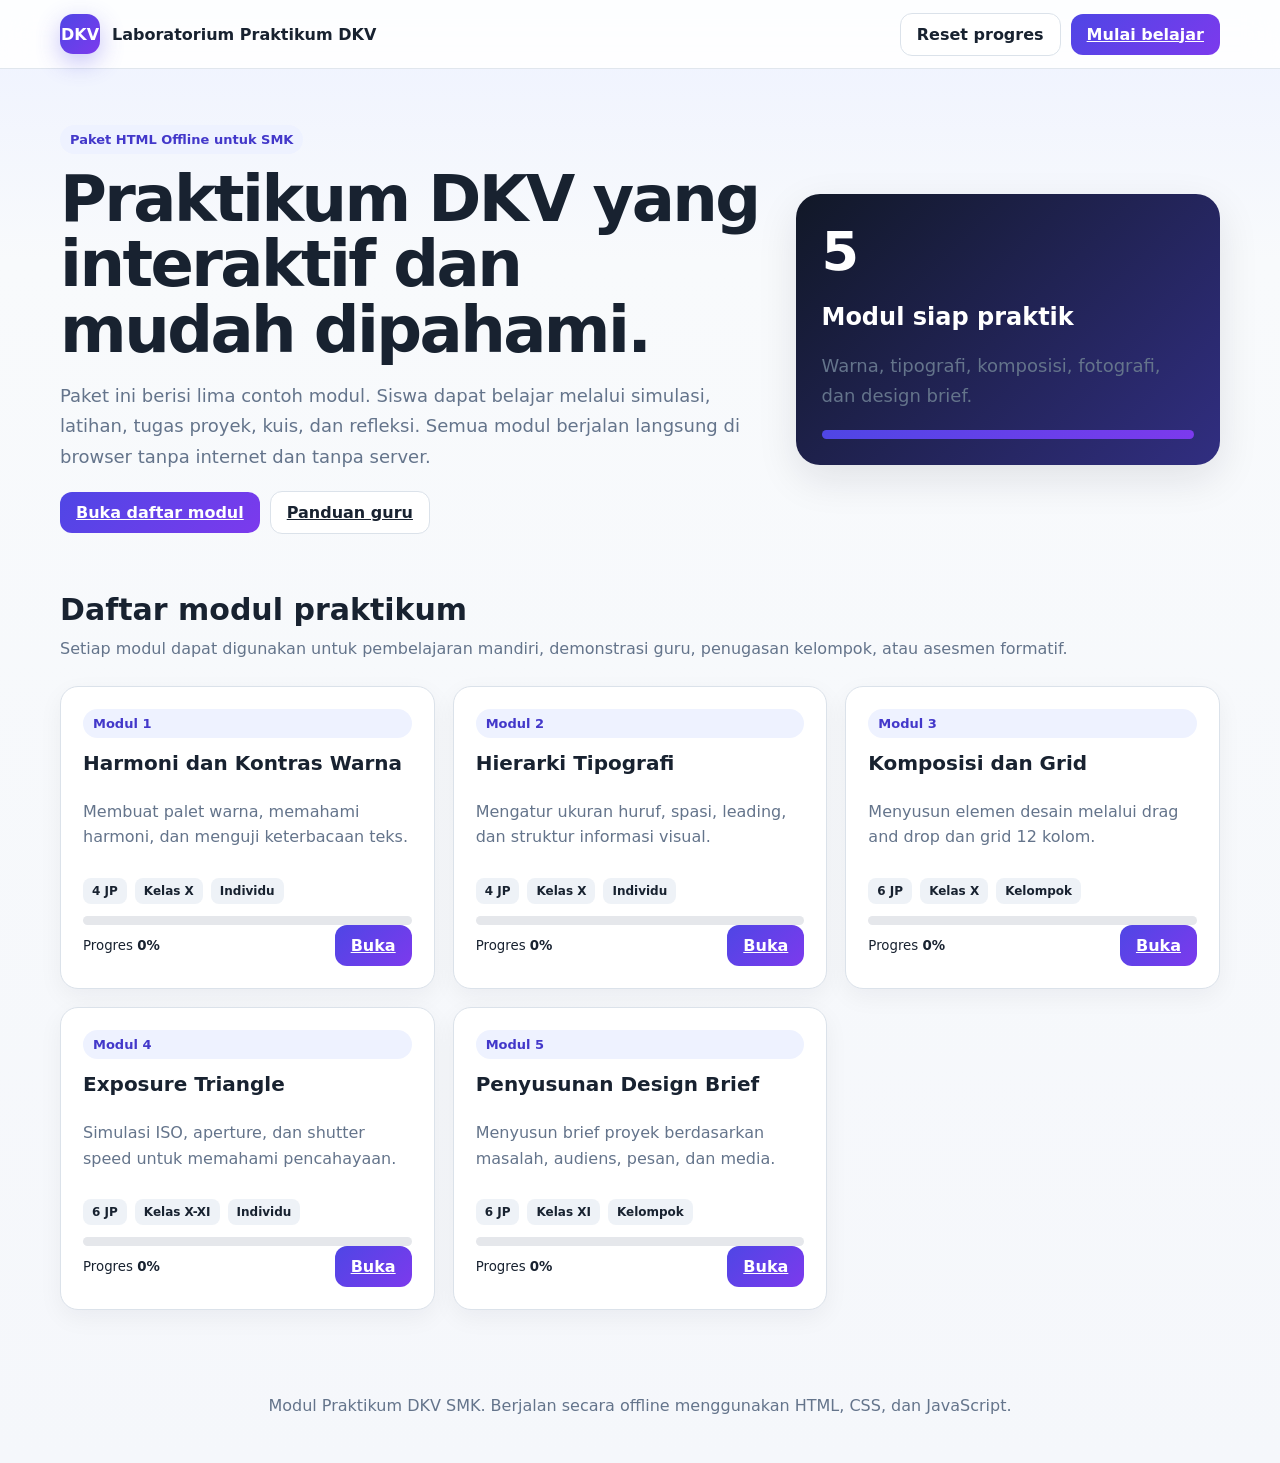
<file: index.html>
<!doctype html>
<html lang="id">
<head>
<meta charset="utf-8">
<meta name="viewport" content="width=device-width,initial-scale=1">
<title>Laboratorium Praktikum DKV</title>
<link rel="stylesheet" href="styles.css">
</head>
<body>
<header class="topbar">
  <div class="container topbar-inner">
    <a class="brand" href="index.html"><span class="logo">DKV</span><span>Laboratorium Praktikum DKV</span></a>
    <div class="nav-actions">
      <button class="btn outline" onclick="resetAllProgress()">Reset progres</button>
      <a class="btn primary" href="#modul">Mulai belajar</a>
    </div>
  </div>
</header>

<main>
<section class="hero">
  <div class="container hero-grid">
    <div>
      <span class="badge">Paket HTML Offline untuk SMK</span>
      <h1>Praktikum DKV yang interaktif dan mudah dipahami.</h1>
      <p>Paket ini berisi lima contoh modul. Siswa dapat belajar melalui simulasi, latihan, tugas proyek, kuis, dan refleksi. Semua modul berjalan langsung di browser tanpa internet dan tanpa server.</p>
      <div class="inline">
        <a class="btn primary" href="#modul">Buka daftar modul</a>
        <a class="btn outline" href="panduan-guru.html">Panduan guru</a>
      </div>
    </div>
    <div class="hero-card">
      <div class="big">5</div>
      <h2>Modul siap praktik</h2>
      <p>Warna, tipografi, komposisi, fotografi, dan design brief.</p>
      <div class="progress"><span style="width:100%"></span></div>
    </div>
  </div>
</section>

<section class="section" id="modul">
  <div class="container">
    <h2>Daftar modul praktikum</h2>
    <p class="section-lead">Setiap modul dapat digunakan untuk pembelajaran mandiri, demonstrasi guru, penugasan kelompok, atau asesmen formatif.</p>
    <div class="grid cards">
      <article class="card module-card" data-progress-id="warna">
        <span class="badge">Modul 1</span>
        <h3>Harmoni dan Kontras Warna</h3>
        <p>Membuat palet warna, memahami harmoni, dan menguji keterbacaan teks.</p>
        <div class="meta"><span>4 JP</span><span>Kelas X</span><span>Individu</span></div>
        <div class="progress"><span></span></div>
        <div class="actions"><small>Progres <b class="progress-text">0%</b></small><a class="btn primary" href="modul-1-warna.html">Buka</a></div>
      </article>

      <article class="card module-card" data-progress-id="tipografi">
        <span class="badge">Modul 2</span>
        <h3>Hierarki Tipografi</h3>
        <p>Mengatur ukuran huruf, spasi, leading, dan struktur informasi visual.</p>
        <div class="meta"><span>4 JP</span><span>Kelas X</span><span>Individu</span></div>
        <div class="progress"><span></span></div>
        <div class="actions"><small>Progres <b class="progress-text">0%</b></small><a class="btn primary" href="modul-2-tipografi.html">Buka</a></div>
      </article>

      <article class="card module-card" data-progress-id="komposisi">
        <span class="badge">Modul 3</span>
        <h3>Komposisi dan Grid</h3>
        <p>Menyusun elemen desain melalui drag and drop dan grid 12 kolom.</p>
        <div class="meta"><span>6 JP</span><span>Kelas X</span><span>Kelompok</span></div>
        <div class="progress"><span></span></div>
        <div class="actions"><small>Progres <b class="progress-text">0%</b></small><a class="btn primary" href="modul-3-komposisi.html">Buka</a></div>
      </article>

      <article class="card module-card" data-progress-id="fotografi">
        <span class="badge">Modul 4</span>
        <h3>Exposure Triangle</h3>
        <p>Simulasi ISO, aperture, dan shutter speed untuk memahami pencahayaan.</p>
        <div class="meta"><span>6 JP</span><span>Kelas X-XI</span><span>Individu</span></div>
        <div class="progress"><span></span></div>
        <div class="actions"><small>Progres <b class="progress-text">0%</b></small><a class="btn primary" href="modul-4-fotografi.html">Buka</a></div>
      </article>

      <article class="card module-card" data-progress-id="brief">
        <span class="badge">Modul 5</span>
        <h3>Penyusunan Design Brief</h3>
        <p>Menyusun brief proyek berdasarkan masalah, audiens, pesan, dan media.</p>
        <div class="meta"><span>6 JP</span><span>Kelas XI</span><span>Kelompok</span></div>
        <div class="progress"><span></span></div>
        <div class="actions"><small>Progres <b class="progress-text">0%</b></small><a class="btn primary" href="modul-5-design-brief.html">Buka</a></div>
      </article>
    </div>
  </div>
</section>
</main>
<footer class="footer"><div class="container">Modul Praktikum DKV SMK. Berjalan secara offline menggunakan HTML, CSS, dan JavaScript.</div></footer>
<script src="common.js"></script>
</body>
</html>
</file>
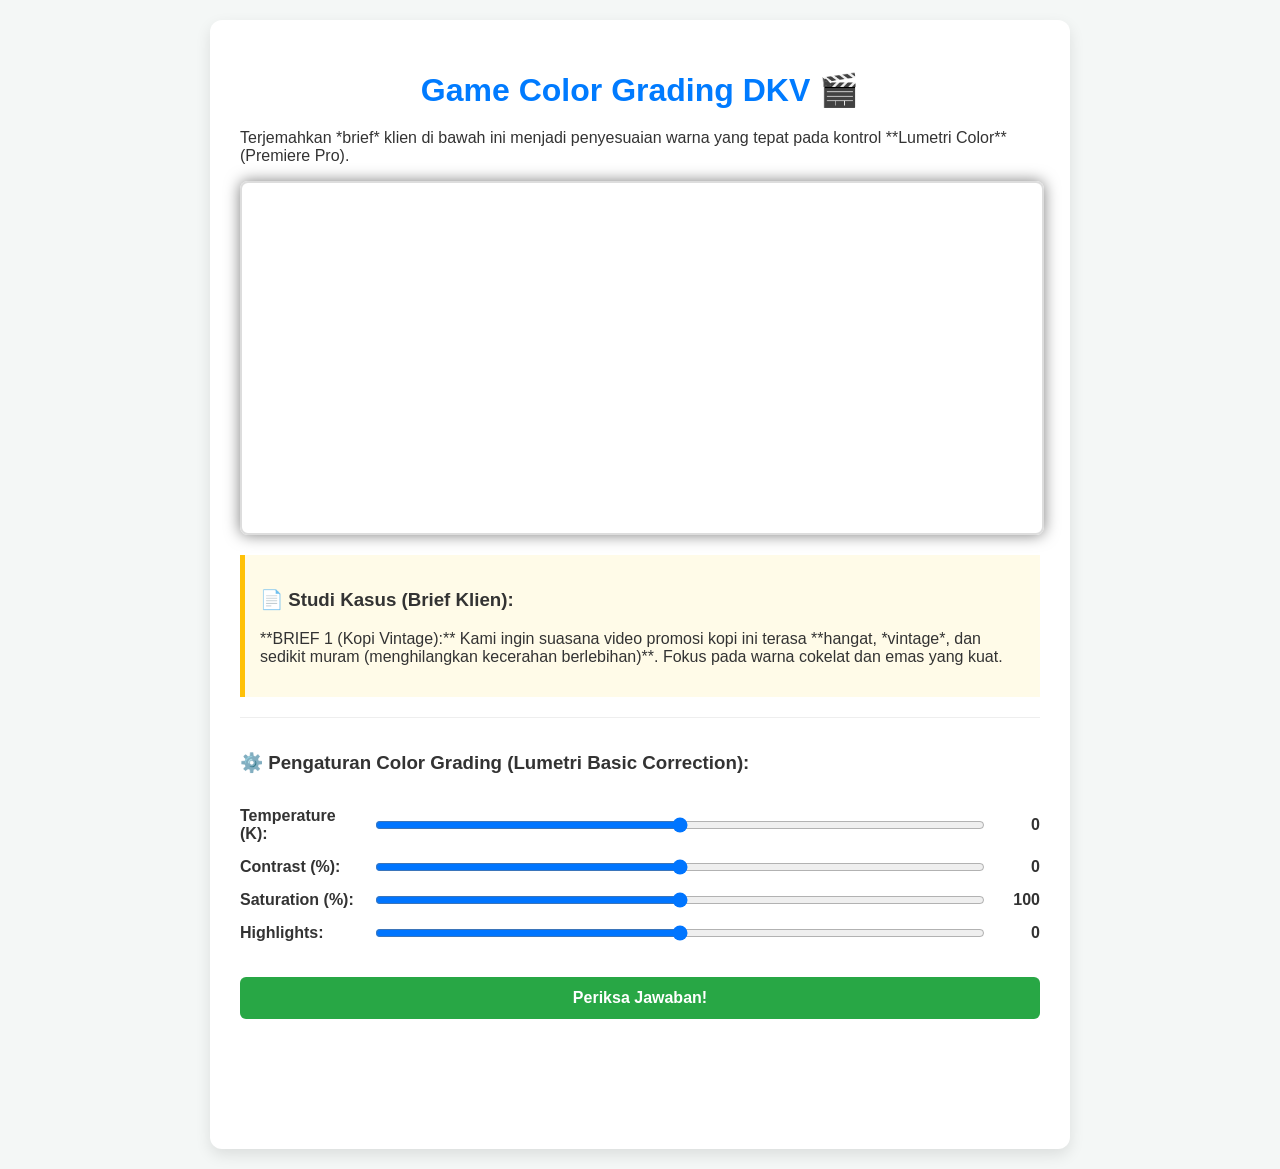
<file: colorgradinggame.html>
<!DOCTYPE html>
<html lang="id">
<head>
    <meta charset="UTF-8">
    <meta name="viewport" content="width=device-width, initial-scale=1.0">
    <title>SMK DKV - Game Interaktif Color Grading V2</title>
    <style>
        /* Gaya Sederhana untuk Tampilan Modern */
        body {
            font-family: 'Segoe UI', Tahoma, Geneva, Verdana, sans-serif;
            background-color: #f4f7f6;
            color: #333;
            margin: 0;
            padding: 20px;
            display: flex;
            justify-content: center;
            align-items: flex-start;
            min-height: 100vh;
        }
        .container {
            background-color: #fff;
            padding: 30px;
            border-radius: 12px;
            box-shadow: 0 6px 15px rgba(0, 0, 0, 0.1);
            width: 100%;
            max-width: 800px;
        }
        h1 {
            color: #007bff;
            text-align: center;
            margin-bottom: 20px;
        }
        .case-study {
            border-left: 5px solid #ffc107;
            padding: 15px;
            background-color: #fffbe8;
            margin-bottom: 20px;
        }
        .controls {
            display: flex;
            flex-direction: column;
            gap: 15px;
            padding: 15px 0;
            border-top: 1px solid #eee;
            margin-top: 15px;
        }
        .control-group {
            display: flex;
            align-items: center;
            justify-content: space-between;
        }
        label {
            font-weight: bold;
            flex-basis: 120px;
        }
        input[type="range"] {
            flex-grow: 1;
            margin: 0 15px;
        }
        .value-display {
            width: 40px;
            text-align: right;
            font-weight: bold;
        }
        .image-preview {
            width: 100%;
            height: 350px;
            background-image: url('https://picsum.photos/800/600/?random=1'); /* Placeholder image */
            background-size: cover;
            background-position: center;
            margin-bottom: 20px;
            border: 2px solid #ddd;
            border-radius: 8px;
            transition: filter 0.3s ease;
        }
        button {
            background-color: #28a745;
            color: white;
            padding: 12px 25px;
            border: none;
            border-radius: 6px;
            cursor: pointer;
            font-size: 16px;
            font-weight: bold;
            transition: background-color 0.3s;
            width: 100%;
            margin-top: 20px;
        }
        button:hover {
            background-color: #218838;
        }
        #feedback {
            margin-top: 20px;
            padding: 15px;
            border-radius: 6px;
            font-weight: bold;
            text-align: center;
            min-height: 50px;
        }
        .correct {
            background-color: #d4edda;
            color: #155724;
        }
        .incorrect {
            background-color: #f8d7da;
            color: #721c24;
        }
    </style>
</head>
<body>

<div class="container">
    <h1>Game Color Grading DKV 🎬</h1>
    <p>Terjemahkan *brief* klien di bawah ini menjadi penyesuaian warna yang tepat pada kontrol **Lumetri Color** (Premiere Pro).</p>

    <div id="imagePreview" class="image-preview"></div>

    <div class="case-study">
        <h3>📄 Studi Kasus (Brief Klien):</h3>
        <p id="briefText">Loading brief...</p>
    </div>

    <div class="controls">
        <h3>⚙️ Pengaturan Color Grading (Lumetri Basic Correction):</h3>

        <div class="control-group">
            <label for="temperature">Temperature (K):</label>
            <input type="range" id="temperature" min="-100" max="100" value="0" step="5">
            <span class="value-display" id="tempValue">0</span>
        </div>

        <div class="control-group">
            <label for="contrast">Contrast (%):</label>
            <input type="range" id="contrast" min="-100" max="100" value="0" step="5">
            <span class="value-display" id="contrastValue">0</span>
        </div>

        <div class="control-group">
            <label for="saturation">Saturation (%):</label>
            <input type="range" id="saturation" min="0" max="200" value="100" step="5">
            <span class="value-display" id="satValue">100</span>
        </div>

        <div class="control-group">
            <label for="highlights">Highlights:</label>
            <input type="range" id="highlights" min="-100" max="100" value="0" step="5">
            <span class="value-display" id="highValue">0</span>
        </div>
        
    </div>

    <button id="submitBtn">Periksa Jawaban!</button>
    
    <div id="feedback"></div>
</div>

<script>
    // --- Logika Game Interaktif (JavaScript) ---

    // 1. Definisikan Elemen DOM
    const imagePreview = document.getElementById('imagePreview');
    const briefText = document.getElementById('briefText');
    const feedbackDiv = document.getElementById('feedback');
    const submitBtn = document.getElementById('submitBtn');
    const controls = {
        temperature: { range: document.getElementById('temperature'), value: document.getElementById('tempValue') },
        contrast: { range: document.getElementById('contrast'), value: document.getElementById('contrastValue') },
        saturation: { range: document.getElementById('saturation'), value: document.getElementById('satValue') },
        highlights: { range: document.getElementById('highlights'), value: document.getElementById('highValue') }
    };

    // 2. Data Studi Kasus (5 Kasus Berbeda)
    const cases = [
        {
            brief: "**BRIEF 1 (Kopi Vintage):** Kami ingin suasana video promosi kopi ini terasa **hangat, *vintage*, dan sedikit muram (menghilangkan kecerahan berlebihan)**. Fokus pada warna cokelat dan emas yang kuat.",
            // JAWABAN: Hangat (+Temp), Muram (-Highlights), Kuat (+Sat, +Cont)
            ideal: { 
                temperature: 20, 
                contrast: 15,   
                saturation: 115,
                highlights: -30 
            },
            explanation: "Untuk nuansa **hangat** digunakan **Temperature positif** (+20). Untuk kesan *vintage* dan **muram**, sedikit **kontras dinaikkan** (+15) dan **Highlights diturunkan** (-30). **Saturation** dinaikkan (+15) untuk memperkuat warna kopi (cokelat)."
        },
        {
            brief: "**BRIEF 2 (Film Horor):** Adegan ini terjadi di rumah sakit tua. Kami ingin nuansa yang **sangat dingin, suram, gelap (kurangi terang), dan warna harus pudar** untuk menekan emosi ketakutan.",
            // JAWABAN: Dingin (-Temp), Gelap/Suram (-Highlights, +Cont), Pudar (-Sat)
            ideal: { 
                temperature: -40, // Sangat Dingin
                contrast: 25,     // Kontras naik untuk bayangan gelap (Suram)
                saturation: 75,   // Pudar
                highlights: -45   // Gelap / Kurangi terang
            },
            explanation: "Kesan **sangat dingin** dicapai dengan **Temperature negatif** (-40). Untuk nuansa **suram** dan **gelap**, **Highlights diturunkan secara drastis** (-45) dan **Contrast** dinaikkan (+25). Warna **pudar** didapat dengan menurunkan **Saturation** (-25)."
        },
        {
            brief: "**BRIEF 3 (Iklan Makanan Cepat Saji):** Video ini harus terlihat **super cerah, bersih, pop-out (keluar dari layar)**. Warna makanan (merah, kuning) harus sangat **mencolok**.",
            // JAWABAN: Cerah/Bersih (+Highlights), Mencolok (+Sat), Pop-Out (+Cont)
            ideal: { 
                temperature: 0,   // Netral (Bersih)
                contrast: 35,     // Pop-Out (tajam)
                saturation: 140,  // Sangat Mencolok
                highlights: 20    // Cerah
            },
            explanation: "Untuk **cerah** dan **bersih** biarkan **Temperature netral** dan naikkan **Highlights** (+20). Warna **mencolok** didapat dengan menaikkan **Saturation secara ekstrem** (+40) dan **Contrast** tinggi (+35) untuk kesan *pop-out*."
        },
        {
            brief: "**BRIEF 4 (Dokumenter Alam):** Kami ingin menonjolkan **keaslian warna** dari hutan tropis. Tidak boleh ada *grading* yang berlebihan, hanya perlu sedikit **koreksi kecerahan** dan pastikan warna hijau **lebih hidup**.",
            // JAWABAN: Asli (Netral), Hidup (+Sat), Koreksi Kecerahan (+Highlights/+Cont)
            ideal: { 
                temperature: 5,   // Hampir Netral
                contrast: 10,     // Sedikit Contrast untuk detail
                saturation: 110,  // Lebih Hidup, tapi tidak berlebihan
                highlights: 5     // Sedikit koreksi cerah
            },
            explanation: "Kunci adalah **netral** (**Temperature** mendekati 0). Untuk membuat warna **hijau lebih hidup** cukup naikkan **Saturation sedikit** (+10). **Contrast** dan **Highlights** hanya dinaikkan sedikit (+10/+5) untuk koreksi dan detail ringan."
        },
        {
            brief: "**BRIEF 5 (Klip Romantis Senja):** Suasana video harus **super hangat, *dreamy*, dan lembut**. Jangan sampai ada bayangan yang terlalu keras (*harsh*) atau area yang terlalu gelap.",
            // JAWABAN: Super Hangat (+Temp), Lembut (-Cont), Dreamy (-Highlights)
            ideal: { 
                temperature: 45, // Super Hangat
                contrast: -15,   // Lembut (lawan dari keras)
                saturation: 100, // Saturation normal/netral
                highlights: 10   // Terang di area Highlights (tidak terlalu gelap)
            },
            explanation: "Kesan **super hangat** didapat dari **Temperature tinggi** (+45). Untuk nuansa **lembut** dan **dreamy** dilakukan **penurunan Contrast** (-15) untuk menghindari bayangan keras. **Highlights** dinaikkan sedikit (+10) untuk menjaga kesan terang dan tidak gelap."
        }
    ];

    let currentCaseIndex = 0; // Mulai dari kasus pertama
    let score = 0; // Skor

    // 3. Fungsi untuk Menerapkan Color Grading ke Gambar
    function applyGrading() {
        const temp = controls.temperature.range.value;
        const contrast = controls.contrast.range.value;
        const saturation = controls.saturation.range.value;
        const highlights = controls.highlights.range.value;

        // Tampilkan nilai slider
        controls.temperature.value.textContent = temp;
        controls.contrast.value.textContent = contrast;
        controls.saturation.value.textContent = saturation;
        controls.highlights.value.textContent = highlights;

        // Menerapkan filter CSS (simulasi Color Grading)
        // Simulasi dasar Lumetri:
        const filterStyle = `
            brightness(calc(1 + (${highlights} / 150)))
            contrast(calc(1 + (${contrast} / 100)))
            saturate(calc(${saturation} / 100))
            hue-rotate(0deg) 
        `;
        // Simulasi Temperature: Biru/Kuning 
        const temperatureFilter = `sepia(calc(abs(${temp}) / 100)) hue-rotate(calc(${temp} * 0.5deg))`;
        
        imagePreview.style.filter = `${filterStyle} ${temperatureFilter}`;
        imagePreview.style.boxShadow = `0 0 15px rgba(0, 0, 0, 0.5)`;
    }

    // 4. Fungsi untuk Memuat Studi Kasus
    function loadCase(index) {
        // Ganti gambar placeholder agar terasa baru di setiap kasus
        imagePreview.style.backgroundImage = `url('https://picsum.photos/800/600/?random=${Date.now() + index}')`;

        const c = cases[index];
        briefText.innerHTML = c.brief;
        feedbackDiv.textContent = '';
        feedbackDiv.className = '';
        
        // Reset slider ke nilai default
        Object.keys(controls).forEach(key => {
            const control = controls[key];
            const defaultValue = key === 'saturation' ? 100 : 0;
            control.range.value = defaultValue;
            control.value.textContent = defaultValue;
        });

        applyGrading(); // Terapkan grading awal (default)
        submitBtn.textContent = 'Periksa Jawaban!';
        submitBtn.onclick = checkAnswer; // Reset fungsi klik ke checkAnswer
    }

    // 5. Fungsi untuk Memeriksa Jawaban
    function checkAnswer() {
        const c = cases[currentCaseIndex];
        const user = {
            temperature: parseInt(controls.temperature.range.value),
            contrast: parseInt(controls.contrast.range.value),
            saturation: parseInt(controls.saturation.range.value),
            highlights: parseInt(controls.highlights.range.value)
        };
        const ideal = c.ideal;

        // Logika Penilaian (Toleransi ±15 untuk nilai range)
        const tolerance = 15;
        let correctCount = 0;
        let incorrectParams = [];

        // Check Temperature: Hangat/Dingin
        if (Math.abs(user.temperature - ideal.temperature) <= tolerance) {
            correctCount++;
        } else {
            incorrectParams.push('Temperature');
        }

        // Check Contrast: Tajam/Lembut
        if (Math.abs(user.contrast - ideal.contrast) <= tolerance) {
            correctCount++;
        } else {
            incorrectParams.push('Contrast');
        }

        // Check Saturation: Kuat/Pudar
        if (Math.abs(user.saturation - ideal.saturation) <= tolerance) {
            correctCount++;
        } else {
            incorrectParams.push('Saturation');
        }

        // Check Highlights: Terang/Muram
        if (Math.abs(user.highlights - ideal.highlights) <= tolerance) {
            correctCount++;
        } else {
            incorrectParams.push('Highlights');
        }
        
        // --- Output Feedback ---
        if (correctCount >= 3) { // Dianggap Lulus jika 3 dari 4 parameter tepat
            feedbackDiv.className = 'correct';
            feedbackDiv.innerHTML = `**🎉 LUAR BIASA! (${correctCount}/4)** Terjemahan briefmu sangat akurat.<br> **Alasan:** ${c.explanation}`;
            score++;
        } else {
            feedbackDiv.className = 'incorrect';
            feedbackDiv.innerHTML = `**❌ Belum Tepat! (${correctCount}/4)** Coba tinjau kembali brief dan nilai yang diminta.<br>Parameter yang perlu koreksi: ${incorrectParams.join(', ')}.<br><br> **Alasan Jawaban Ideal:** ${c.explanation}`;
        }

        // Siapkan untuk kasus berikutnya
        currentCaseIndex = (currentCaseIndex + 1) % cases.length;
        
        if (currentCaseIndex === 0) {
            // Selesai semua kasus, tampilkan skor total
            submitBtn.textContent = `SELESAI. Skor Akhir: ${score}/${cases.length} (Ulangi Game)`;
        } else {
            submitBtn.textContent = `Lanjut ke Kasus Berikutnya (${currentCaseIndex}/${cases.length})`;
        }

        // Ganti fungsi klik tombol menjadi loadCase untuk melanjutkan
        submitBtn.onclick = () => {
            if (currentCaseIndex === 0) {
                score = 0; // Reset skor jika mengulang
            }
            loadCase(currentCaseIndex);
        };
    }


    // 6. Inisialisasi dan Event Listeners
    loadCase(currentCaseIndex);

    // Event listener untuk setiap slider
    Object.keys(controls).forEach(key => {
        controls[key].range.addEventListener('input', applyGrading);
    });

    // Terapkan grading awal saat halaman dimuat
    applyGrading();

</script>

</body>
</html>
</file>
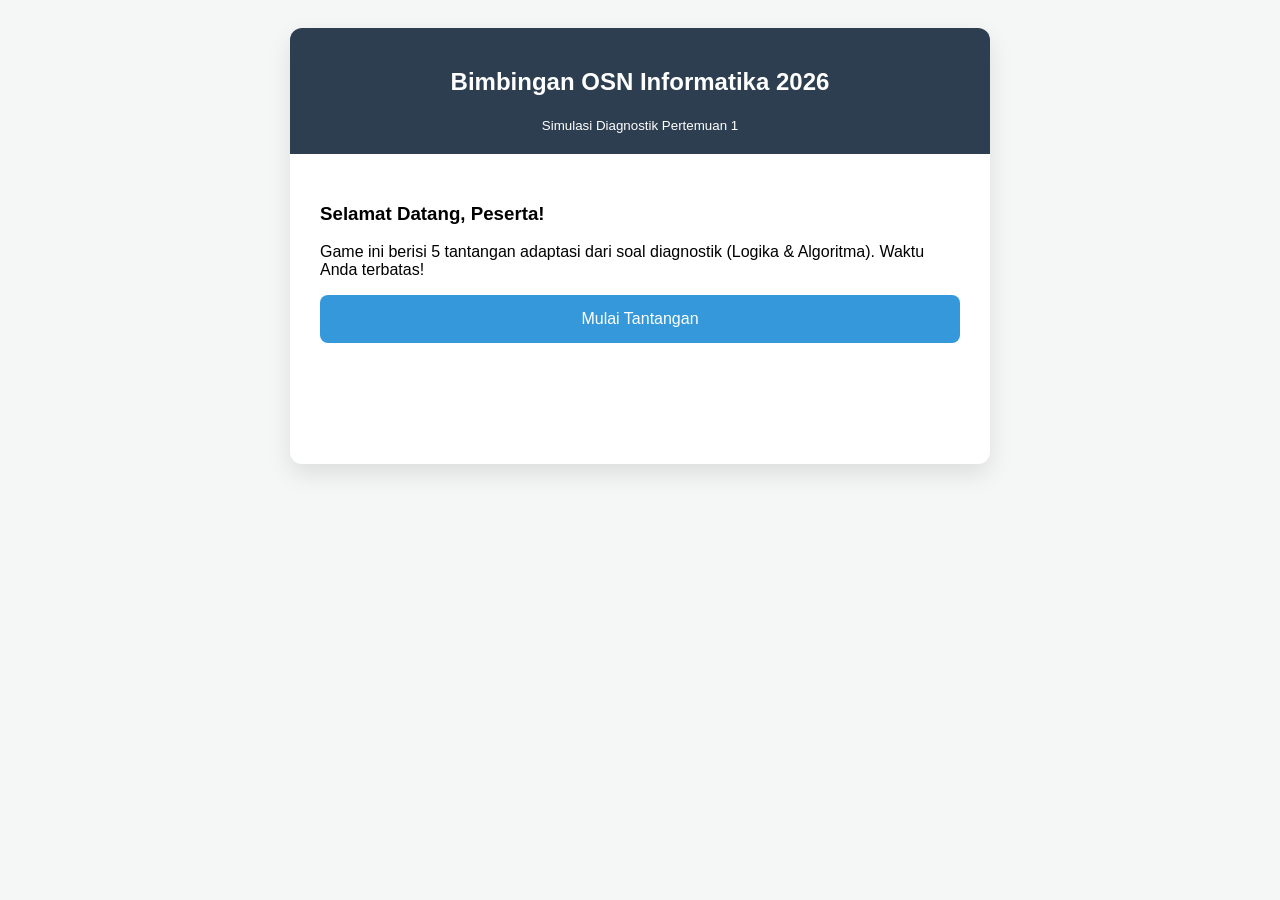
<file: Game OSN Informatika.html>
<!DOCTYPE html>
<html lang="id">
<head>
    <meta charset="UTF-8">
    <meta name="viewport" content="width=device-width, initial-scale=1.0">
    <title>OSN Informatika - Diagnostic Game</title>
    <style>
        :root { --primary: #2c3e50; --accent: #3498db; --success: #27ae60; --danger: #e74c3c; }
        body { font-family: 'Segoe UI', Tahoma, Geneva, Verdana, sans-serif; background: #f4f7f6; display: flex; justify-content: center; padding: 20px; }
        #game-container { background: white; width: 100%; max-width: 700px; border-radius: 12px; box-shadow: 0 10px 25px rgba(0,0,0,0.1); overflow: hidden; }
        .header { background: var(--primary); color: white; padding: 20px; text-align: center; }
        .stats { display: flex; justify-content: space-around; background: #ecf0f1; padding: 10px; font-weight: bold; }
        .question-box { padding: 30px; min-height: 250px; }
        .options { display: grid; grid-template-columns: 1fr; gap: 10px; margin-top: 20px; }
        button { padding: 15px; border: none; border-radius: 8px; background: #eee; cursor: pointer; transition: 0.3s; font-size: 16px; }
        button:hover { background: #ddd; }
        button.correct { background: var(--success) !important; color: white; }
        button.wrong { background: var(--danger) !important; color: white; }
        .hidden { display: none; }
        #result-screen { text-align: center; padding: 50px; }
    </style>
</head>
<body>

<div id="game-container">
    <div class="header">
        <h2>Bimbingan OSN Informatika 2026</h2>
        <small>Simulasi Diagnostik Pertemuan 1</small>
    </div>
    
    <div id="start-screen" class="question-box">
        <h3>Selamat Datang, Peserta!</h3>
        <p>Game ini berisi 5 tantangan adaptasi dari soal diagnostik (Logika & Algoritma). Waktu Anda terbatas!</p>
        <button onclick="startGame()" style="background: var(--accent); color: white; width: 100%;">Mulai Tantangan</button>
    </div>

    <div id="quiz-screen" class="hidden">
        <div class="stats">
            <div>Skor: <span id="score">0</span></div>
            <div>Soal: <span id="q-count">1</span>/5</div>
        </div>
        <div class="question-box">
            <div id="question-text" style="font-size: 1.1em; margin-bottom: 15px; font-weight: 600;"></div>
            <pre id="code-block" style="background: #272822; color: #f8f8f2; padding: 15px; border-radius: 5px; overflow-x: auto;" class="hidden"></pre>
            <div class="options" id="options-container"></div>
        </div>
    </div>

    <div id="result-screen" class="hidden">
        <h2>Hasil Akhir</h2>
        <h1 id="final-score" style="font-size: 4em; color: var(--accent);">0</h1>
        <p id="feedback"></p>
        <button onclick="location.reload()">Ulangi Tes</button>
    </div>
</div>

<script>
    // Data soal diambil dari P1 Soal Diagnostik.docx
    const quizData = [
        {
            question: "Jika p = BENAR dan q = SALAH, apa hasil dari (p XOR q)? [Soal A1d]",
            options: ["BENAR", "SALAH"],
            correct: 0,
            isCode: false
        },
        {
            question: "Sederhanakan ekspresi: NOT(p OR (NOT q)) [Soal A2]",
            options: ["(NOT p) AND q", "(NOT p) OR q", "p AND (NOT q)", "NOT p AND NOT q"],
            correct: 0,
            isCode: false
        },
        {
            question: "Berapa banyak rute berbeda dari A ke F pada denah satu arah? [Soal C2]",
            options: ["1 Rute", "2 Rute", "3 Rute", "4 Rute"],
            correct: 1, // Berdasarkan logika graf A->B->E->F dan A->B->C->F (tergantung interpretasi gambar)
            isCode: false
        },
        {
            question: "Apa output dari kode Python berikut? [Soal D1]",
            code: "hasil = 0\nfor i in range(1, 8):\n    if i % 2 != 0:\n        hasil += i * i\nprint(hasil)",
            options: ["49", "84", "166", "21"],
            correct: 1, // 1^2 + 3^2 + 5^2 + 7^2 = 1 + 9 + 25 + 49 = 84
            isCode: true
        },
        {
            question: "Apa yang dihitung oleh fungsi rekursif f(7) berikut? [Soal D2]",
            code: "def f(n):\n    if n <= 1: return n\n    return f(n-1) + f(n-2)",
            options: ["Faktorial", "Bilangan Prima", "Deret Fibonacci", "Pangkat Dua"],
            correct: 2,
            isCode: true
        }
    ];

    let currentQ = 0;
    let score = 0;

    function startGame() {
        document.getElementById('start-screen').classList.add('hidden');
        document.getElementById('quiz-screen').classList.remove('hidden');
        showQuestion();
    }

    function showQuestion() {
        const q = quizData[currentQ];
        document.getElementById('question-text').innerText = q.question;
        document.getElementById('q-count').innerText = currentQ + 1;
        
        const codeEl = document.getElementById('code-block');
        if(q.isCode) {
            codeEl.innerText = q.code;
            codeEl.classList.remove('hidden');
        } else {
            codeEl.classList.add('hidden');
        }

        const optionsContainer = document.getElementById('options-container');
        optionsContainer.innerHTML = '';
        q.options.forEach((opt, index) => {
            const btn = document.createElement('button');
            btn.innerText = opt;
            btn.onclick = () => checkAnswer(index, btn);
            optionsContainer.appendChild(btn);
        });
    }

    function checkAnswer(idx, btn) {
        const correctIdx = quizData[currentQ].correct;
        const allBtns = document.querySelectorAll('#options-container button');
        
        allBtns.forEach(b => b.disabled = true);

        if(idx === correctIdx) {
            score += 20; // 5 soal x 20 = 100 poin
            btn.classList.add('correct');
        } else {
            btn.classList.add('wrong');
            allBtns[correctIdx].classList.add('correct');
        }

        document.getElementById('score').innerText = score;

        setTimeout(() => {
            currentQ++;
            if(currentQ < quizData.length) {
                showQuestion();
            } else {
                showResult();
            }
        }, 1500);
    }

    function showResult() {
        document.getElementById('quiz-screen').classList.add('hidden');
        document.getElementById('result-screen').classList.remove('hidden');
        document.getElementById('final-score').innerText = score;
        
        let msg = score >= 80 ? "Luar biasa! Kamu siap menghadapi OSN." : "Terus berlatih logika dasarmu!";
        document.getElementById('feedback').innerText = msg;
    }
</script>
</body>
</html>
</file>
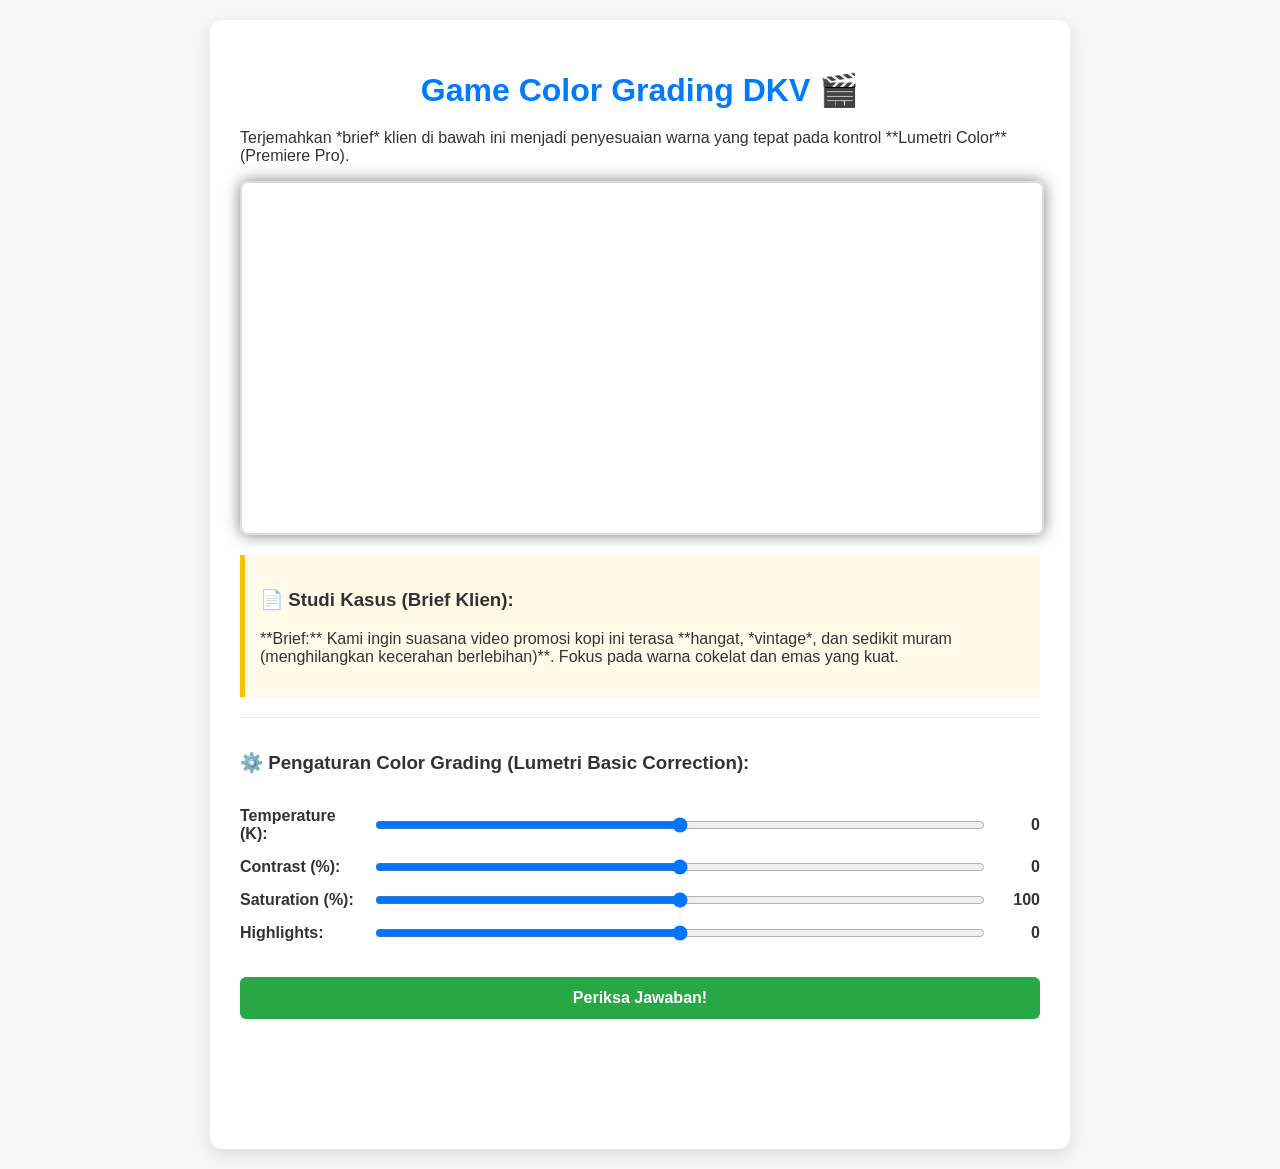
<file: grading game.html>
<!DOCTYPE html>
<html lang="id">
<head>
    <meta charset="UTF-8">
    <meta name="viewport" content="width=device-width, initial-scale=1.0">
    <title>SMK DKV - Game Interaktif Color Grading</title>
    <style>
        /* Gaya Sederhana untuk Tampilan Modern */
        body {
            font-family: 'Segoe UI', Tahoma, Geneva, Verdana, sans-serif;
            background-color: #f4f7f6;
            color: #333;
            margin: 0;
            padding: 20px;
            display: flex;
            justify-content: center;
            align-items: flex-start;
            min-height: 100vh;
        }
        .container {
            background-color: #fff;
            padding: 30px;
            border-radius: 12px;
            box-shadow: 0 6px 15px rgba(0, 0, 0, 0.1);
            width: 100%;
            max-width: 800px;
        }
        h1 {
            color: #007bff;
            text-align: center;
            margin-bottom: 20px;
        }
        .case-study {
            border-left: 5px solid #ffc107;
            padding: 15px;
            background-color: #fffbe8;
            margin-bottom: 20px;
        }
        .controls {
            display: flex;
            flex-direction: column;
            gap: 15px;
            padding: 15px 0;
            border-top: 1px solid #eee;
            margin-top: 15px;
        }
        .control-group {
            display: flex;
            align-items: center;
            justify-content: space-between;
        }
        label {
            font-weight: bold;
            flex-basis: 120px;
        }
        input[type="range"] {
            flex-grow: 1;
            margin: 0 15px;
        }
        .value-display {
            width: 40px;
            text-align: right;
            font-weight: bold;
        }
        .image-preview {
            width: 100%;
            height: 350px;
            background-image: url('https://picsum.photos/800/600/?random=1'); /* Placeholder image */
            background-size: cover;
            background-position: center;
            margin-bottom: 20px;
            border: 2px solid #ddd;
            border-radius: 8px;
            transition: filter 0.3s ease;
        }
        button {
            background-color: #28a745;
            color: white;
            padding: 12px 25px;
            border: none;
            border-radius: 6px;
            cursor: pointer;
            font-size: 16px;
            font-weight: bold;
            transition: background-color 0.3s;
            width: 100%;
            margin-top: 20px;
        }
        button:hover {
            background-color: #218838;
        }
        #feedback {
            margin-top: 20px;
            padding: 15px;
            border-radius: 6px;
            font-weight: bold;
            text-align: center;
            min-height: 50px;
        }
        .correct {
            background-color: #d4edda;
            color: #155724;
        }
        .incorrect {
            background-color: #f8d7da;
            color: #721c24;
        }
    </style>
</head>
<body>

<div class="container">
    <h1>Game Color Grading DKV 🎬</h1>
    <p>Terjemahkan *brief* klien di bawah ini menjadi penyesuaian warna yang tepat pada kontrol **Lumetri Color** (Premiere Pro).</p>

    <div id="imagePreview" class="image-preview"></div>

    <div class="case-study">
        <h3>📄 Studi Kasus (Brief Klien):</h3>
        <p id="briefText">**Brief:** "Kami ingin suasana video promosi kopi ini terasa **hangat, *vintage*, dan sedikit muram (menghilangkan kecerahan berlebihan)**. Fokus pada warna cokelat dan emas yang kuat."</p>
    </div>

    <div class="controls">
        <h3>⚙️ Pengaturan Color Grading (Lumetri Basic Correction):</h3>

        <div class="control-group">
            <label for="temperature">Temperature (K):</label>
            <input type="range" id="temperature" min="-100" max="100" value="0" step="5">
            <span class="value-display" id="tempValue">0</span>
        </div>

        <div class="control-group">
            <label for="contrast">Contrast (%):</label>
            <input type="range" id="contrast" min="-100" max="100" value="0" step="5">
            <span class="value-display" id="contrastValue">0</span>
        </div>

        <div class="control-group">
            <label for="saturation">Saturation (%):</label>
            <input type="range" id="saturation" min="0" max="200" value="100" step="5">
            <span class="value-display" id="satValue">100</span>
        </div>

        <div class="control-group">
            <label for="highlights">Highlights:</label>
            <input type="range" id="highlights" min="-100" max="100" value="0" step="5">
            <span class="value-display" id="highValue">0</span>
        </div>
        
    </div>

    <button id="submitBtn">Periksa Jawaban!</button>
    
    <div id="feedback"></div>
</div>

<script>
    // --- Logika Game Interaktif (JavaScript) ---

    // 1. Definisikan Elemen DOM
    const imagePreview = document.getElementById('imagePreview');
    const briefText = document.getElementById('briefText');
    const feedbackDiv = document.getElementById('feedback');
    const submitBtn = document.getElementById('submitBtn');
    const controls = {
        temperature: { range: document.getElementById('temperature'), value: document.getElementById('tempValue') },
        contrast: { range: document.getElementById('contrast'), value: document.getElementById('contrastValue') },
        saturation: { range: document.getElementById('saturation'), value: document.getElementById('satValue') },
        highlights: { range: document.getElementById('highlights'), value: document.getElementById('highValue') }
    };

    // 2. Data Studi Kasus (Jawaban Benar Didefinisikan)
    const cases = [
        {
            brief: "**Brief:** Kami ingin suasana video promosi kopi ini terasa **hangat, *vintage*, dan sedikit muram (menghilangkan kecerahan berlebihan)**. Fokus pada warna cokelat dan emas yang kuat.",
            // Jawaban Ideal:
            ideal: { 
                temperature: 20, // Hangat -> ke arah Kuning/Jingga
                contrast: 10,   // Perlu sedikit Contrast untuk Vintage
                saturation: 115,// Warna Kuat -> Sedikit naikkan Saturation
                highlights: -25 // Muram/Hilangkan kecerahan berlebihan -> Turunkan Highlights
            },
            explanation: "Untuk nuansa **hangat** digunakan **Temperature positif** (+20). Untuk kesan *vintage* dan **muram**, sedikit **kontras dinaikkan** (+10) dan **Highlights diturunkan** (-25). **Saturation** dinaikkan (+15) untuk memperkuat warna kopi (cokelat)."
        },
        {
            brief: "**Brief:** Video klip musik genre *Electronic Dance* ini harus terlihat **dingin, futuristik, dan sangat energik**. Warna harus menonjol dan tajam.",
            // Jawaban Ideal:
            ideal: { 
                temperature: -30, // Dingin -> ke arah Biru
                contrast: 30,     // Energik/Tajam -> Contrast tinggi
                saturation: 130,  // Warna menonjol -> Saturation tinggi
                highlights: 0     // Highlights normal
            },
            explanation: "Untuk kesan **dingin** dan **futuristik** digunakan **Temperature negatif** (-30). Kesan **energis** dan **tajam** didapat dengan menaikkan **Contrast** (+30) dan **Saturation** (+30) secara signifikan."
        },
        // Anda dapat menambahkan lebih banyak kasus di sini
    ];

    let currentCaseIndex = 0; // Mulai dari kasus pertama
    let score = 0; // Skor

    // 3. Fungsi untuk Menerapkan Color Grading ke Gambar
    function applyGrading() {
        const temp = controls.temperature.range.value;
        const contrast = controls.contrast.range.value;
        const saturation = controls.saturation.range.value;
        const highlights = controls.highlights.range.value;

        // Tampilkan nilai slider
        controls.temperature.value.textContent = temp;
        controls.contrast.value.textContent = contrast;
        controls.saturation.value.textContent = saturation;
        controls.highlights.value.textContent = highlights;

        // Menerapkan filter CSS (simulasi Color Grading)
        // Note: Lumetri memiliki kontrol lebih kompleks, ini adalah simulasi sederhana.
        const filterStyle = `
            brightness(calc(1 + (${highlights} / 150)))
            contrast(calc(1 + (${contrast} / 100)))
            saturate(calc(${saturation} / 100))
            hue-rotate(0deg) 
        `;
        // Simulasi Temperature: Biru/Kuning (belum sempurna, tapi memberikan efek)
        const temperatureFilter = `sepia(calc(abs(${temp}) / 100)) hue-rotate(calc(${temp} * 0.5deg))`;
        
        imagePreview.style.filter = `${filterStyle} ${temperatureFilter}`;
        imagePreview.style.boxShadow = `0 0 15px rgba(0, 0, 0, 0.5)`; // Tambahkan shadow untuk efek
    }

    // 4. Fungsi untuk Memuat Studi Kasus
    function loadCase(index) {
        const c = cases[index];
        briefText.innerHTML = c.brief;
        feedbackDiv.textContent = '';
        feedbackDiv.className = '';
        
        // Reset slider ke nilai default
        Object.keys(controls).forEach(key => {
            const control = controls[key];
            const defaultValue = key === 'saturation' ? 100 : 0;
            control.range.value = defaultValue;
            control.value.textContent = defaultValue;
        });

        applyGrading(); // Terapkan grading awal (default)
        submitBtn.textContent = 'Periksa Jawaban!';
    }

    // 5. Fungsi untuk Memeriksa Jawaban
    function checkAnswer() {
        const c = cases[currentCaseIndex];
        const user = {
            temperature: parseInt(controls.temperature.range.value),
            contrast: parseInt(controls.contrast.range.value),
            saturation: parseInt(controls.saturation.range.value),
            highlights: parseInt(controls.highlights.range.value)
        };
        const ideal = c.ideal;

        // Logika Penilaian (Toleransi ±10 untuk nilai range)
        const tolerance = 15;
        let correctCount = 0;
        let incorrectParams = [];

        // Check Temperature: Hangat/Dingin
        if (Math.abs(user.temperature - ideal.temperature) <= tolerance) {
            correctCount++;
        } else {
            incorrectParams.push('Temperature');
        }

        // Check Contrast: Tajam/Lembut
        if (Math.abs(user.contrast - ideal.contrast) <= tolerance) {
            correctCount++;
        } else {
            incorrectParams.push('Contrast');
        }

        // Check Saturation: Kuat/Pudar
        if (Math.abs(user.saturation - ideal.saturation) <= tolerance) {
            correctCount++;
        } else {
            incorrectParams.push('Saturation');
        }

        // Check Highlights: Terang/Muram
        if (Math.abs(user.highlights - ideal.highlights) <= tolerance) {
            correctCount++;
        } else {
            incorrectParams.push('Highlights');
        }
        
        // --- Output Feedback ---
        if (correctCount >= 3) { // Dianggap Lulus jika 3 dari 4 parameter tepat
            feedbackDiv.className = 'correct';
            feedbackDiv.innerHTML = `**🎉 LUAR BIASA! (${correctCount}/4)** Terjemahanmu sangat akurat.<br> ${c.explanation}`;
            score++;
        } else {
            feedbackDiv.className = 'incorrect';
            feedbackDiv.innerHTML = `**❌ Belum Tepat! (${correctCount}/4)** Coba tinjau kembali brief.<br>Parameter yang perlu koreksi: ${incorrectParams.join(', ')}.<br><br> ${c.explanation}`;
        }

        // Siapkan untuk kasus berikutnya
        currentCaseIndex = (currentCaseIndex + 1) % cases.length;
        submitBtn.textContent = `Lanjut ke Kasus Berikutnya (${score}/${cases.length})`;
        submitBtn.onclick = () => loadCase(currentCaseIndex);
    }


    // 6. Inisialisasi dan Event Listeners
    loadCase(currentCaseIndex);

    // Event listener untuk setiap slider
    Object.keys(controls).forEach(key => {
        controls[key].range.addEventListener('input', applyGrading);
    });

    // Event listener untuk tombol Submit
    submitBtn.addEventListener('click', checkAnswer);

    // Terapkan grading awal saat halaman dimuat
    applyGrading();

</script>

</body>
</html>
</file>
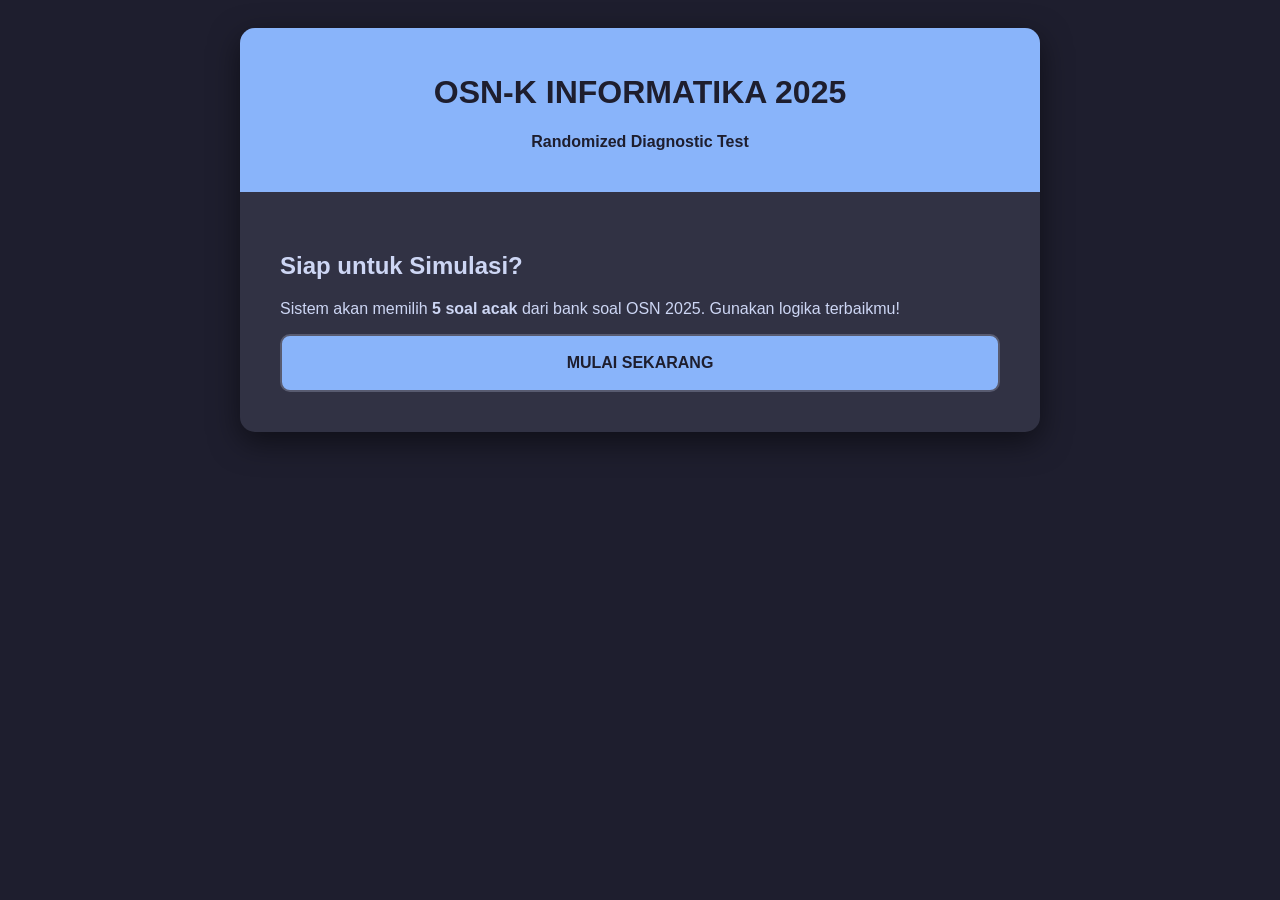
<file: informatika osn.html>
<!DOCTYPE html>
<html lang="id">
<head>
    <meta charset="UTF-8">
    <meta name="viewport" content="width=device-width, initial-scale=1.0">
    <title>OSN-K 2025 Random Challenge</title>
    <style>
        :root { --dark: #1e1e2e; --light: #cdd6f4; --accent: #89b4fa; --success: #a6e3a1; --danger: #f38ba8; }
        body { font-family: 'Inter', sans-serif; background: var(--dark); color: var(--light); display: flex; justify-content: center; padding: 20px; }
        #game-container { background: #313244; width: 100%; max-width: 800px; border-radius: 15px; box-shadow: 0 10px 30px rgba(0,0,0,0.5); overflow: hidden; }
        .header { background: var(--accent); color: var(--dark); padding: 25px; text-align: center; font-weight: 800; }
        .stats { display: flex; justify-content: space-between; padding: 15px 30px; background: #45475a; border-bottom: 2px solid var(--accent); }
        .question-box { padding: 40px; }
        .options { display: grid; grid-template-columns: 1fr; gap: 12px; margin-top: 25px; }
        button { padding: 18px; border: 2px solid #585b70; border-radius: 10px; background: transparent; color: var(--light); cursor: pointer; transition: 0.2s; text-align: left; font-size: 16px; }
        button:hover:not(:disabled) { border-color: var(--accent); background: rgba(137, 180, 250, 0.1); }
        button.correct { background: var(--success) !important; color: var(--dark); border-color: var(--success); }
        button.wrong { background: var(--danger) !important; color: var(--dark); border-color: var(--danger); }
        pre { background: #181825; padding: 20px; border-radius: 8px; border-left: 4px solid var(--accent); overflow-x: auto; font-size: 0.9em; }
        .hidden { display: none; }
        #result-screen { text-align: center; padding: 60px; }
        .btn-main { background: var(--accent); color: var(--dark); font-weight: bold; text-align: center; width: 100%; }
    </style>
</head>
<body>

<div id="game-container">
    <div class="header"><h1>OSN-K INFORMATIKA 2025</h1><p>Randomized Diagnostic Test</p></div>
    
    <div id="start-screen" class="question-box">
        <h2>Siap untuk Simulasi?</h2>
        <p>Sistem akan memilih <strong>5 soal acak</strong> dari bank soal OSN 2025. Gunakan logika terbaikmu!</p>
        <button class="btn-main" onclick="startGame()">MULAI SEKARANG</button>
    </div>

    <div id="quiz-screen" class="hidden">
        <div class="stats">
            <span>Score: <b id="score">0</b></span>
            <span>Soal: <b id="q-count">1</b>/5</span>
        </div>
        <div class="question-box">
            <p id="question-text" style="font-size: 1.2em; line-height: 1.5;"></p>
            <div id="code-area"></div>
            <div class="options" id="options-container"></div>
        </div>
    </div>

    <div id="result-screen" class="hidden">
        <h2>Evaluasi Selesai!</h2>
        <h1 id="final-score" style="font-size: 5em; color: var(--accent); margin: 20px 0;">0</h1>
        <p id="feedback" style="margin-bottom: 30px;"></p>
        <button class="btn-main" onclick="location.reload()">COBA LAGI (SOAL BARU)</button>
    </div>
</div>

<script>
    // Bank Soal Adaptasi OSN-K 2025
    const bankSoal = [
        { q: "Pak Dengklek memiliki 20 pohon dengan tinggi 1, 2, ..., 20. Jika ia menebang dengan batas ketinggian 7 (pohon > 7 dipotong), berapa total panjang potongan?", o: ["91", "101", "71", "84"], c: 0 },
        { q: "Jika A + B + C = 25 dan dibutuhkan minimal 20 bebek agar semua tipe biskuit dicicipi oleh minimal 1 bebek, berapa banyak triplet (A,B,C) yang mungkin?", o: ["15", "21", "25", "30"], c: 1 },
        { q: "Pak Dengklek menjentikkan jari 33 kali pada 26 kartu (A-Z). Kartu ke-10 (J) akan berisi huruf apa jika setiap jentikan menggeser posisi?", o: ["M", "Q", "S", "G"], c: 3 },
        { q: "Berapa banyak rute minimal dari titik (0,0) ke (186, 126) jika setiap langkah maksimal 11 unit?", o: ["28", "30", "33", "35"], c: 2 },
        { q: "Apa output dari fungsi TIGA(25) jika fungsinya adalah f(n) = f(n-1) + f(n-2) + f(n-3)?", o: ["Fibonacci Bertingkat", "Tribonacci", "Eksponensial", "Faktorial"], c: 1 },
        { q: "Diberikan array [3, 7, 1, 9, 4, 9], algoritma mencari nilai terbesar kedua akan menghasilkan:", o: ["9", "4", "7", "3"], c: 2 },
        { q: "Jika fungsi hijau(x, y, z) mengembalikan x % z, dan baris tersebut diganti menjadi hanya x, apakah hasilnya selalu sama?", o: ["Ya", "Tidak", "Hanya jika x < z", "Hanya jika z = 1"], c: 1 },
        { q: "Berapa minimal bebek yang diundang agar 7 tipe biskuit (masing-masing isi 5) pernah dicicipi oleh setidaknya 1 bebek?", o: ["31", "35", "40", "42"], c: 0 },
        { q: "Dalam logika proposisi: NOT (p OR (NOT q)) setara dengan:", o: ["NOT p AND q", "NOT p OR q", "p AND NOT q", "NOT p AND NOT q"], o_val: ["(NOT p) ∧ q", "(NOT p) ∨ q", "p ∧ (NOT q)", "¬p ∧ ¬q"], c: 0 },
        { q: "Manakah kompleksitas waktu yang paling efisien untuk mencari data di array terurut?", o: ["O(n)", "O(n^2)", "O(log n)", "O(n log n)"], c: 2 }
    ];

    let currentQ = 0;
    let score = 0;
    let selectedQuestions = [];

    function startGame() {
        // Ambil 5 soal acak
        selectedQuestions = bankSoal.sort(() => 0.5 - Math.random()).slice(0, 5);
        document.getElementById('start-screen').classList.add('hidden');
        document.getElementById('quiz-screen').classList.remove('hidden');
        showQuestion();
    }

    function showQuestion() {
        const q = selectedQuestions[currentQ];
        document.getElementById('question-text').innerText = q.q;
        document.getElementById('q-count').innerText = currentQ + 1;
        
        const optionsContainer = document.getElementById('options-container');
        optionsContainer.innerHTML = '';
        
        q.o.forEach((opt, index) => {
            const btn = document.createElement('button');
            btn.innerText = opt;
            btn.onclick = () => checkAnswer(index, btn);
            optionsContainer.appendChild(btn);
        });
    }

    function checkAnswer(idx, btn) {
        const correctIdx = selectedQuestions[currentQ].c;
        const allBtns = document.querySelectorAll('#options-container button');
        allBtns.forEach(b => b.disabled = true);

        if(idx === correctIdx) {
            score += 20;
            btn.classList.add('correct');
        } else {
            btn.classList.add('wrong');
            allBtns[correctIdx].classList.add('correct');
        }

        document.getElementById('score').innerText = score;

        setTimeout(() => {
            currentQ++;
            if(currentQ < 5) showQuestion();
            else showResult();
        }, 1200);
    }

    function showResult() {
        document.getElementById('quiz-screen').classList.add('hidden');
        document.getElementById('result-screen').classList.remove('hidden');
        document.getElementById('final-score').innerText = score;
        document.getElementById('feedback').innerText = score >= 80 ? "Hebat! Logika komputasionalmu sangat kuat." : "Ayo pelajari lagi pola soal Pak Dengklek!";
    }
</script>
</body>
</html>
</file>
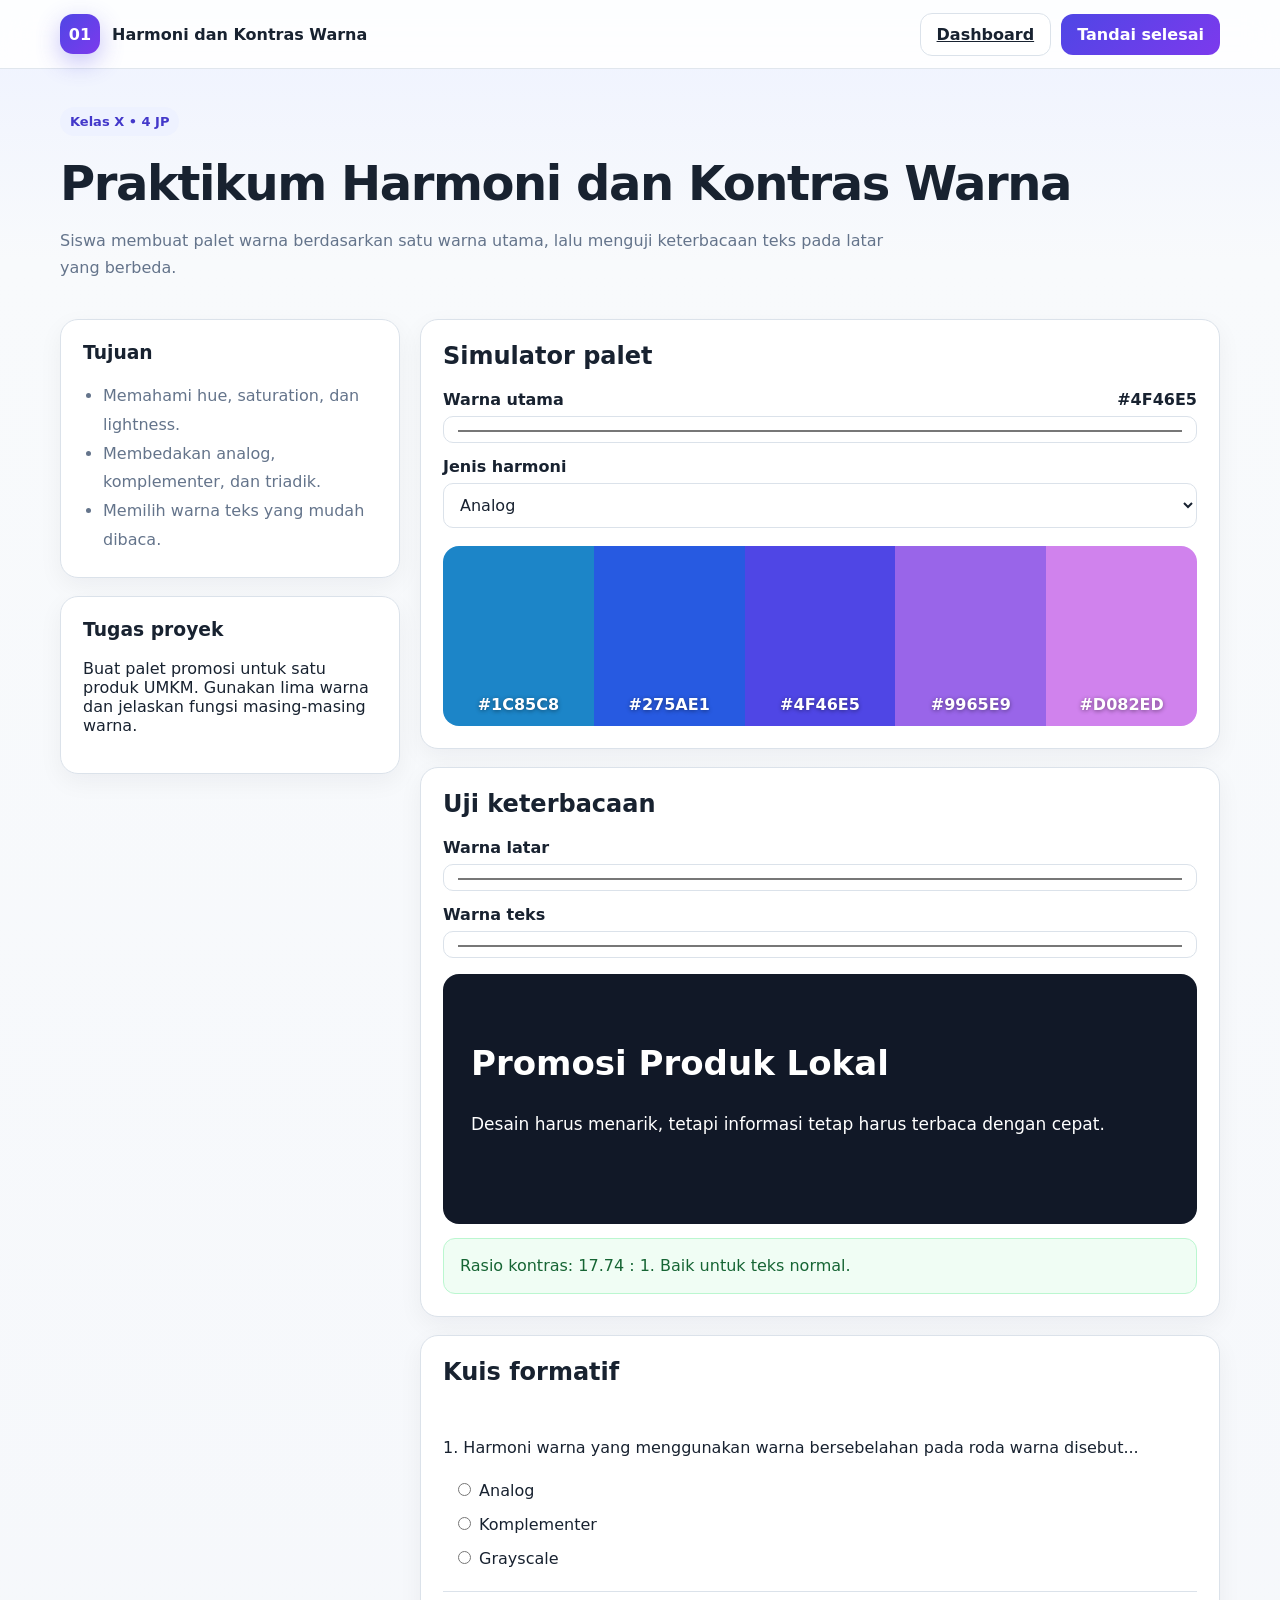
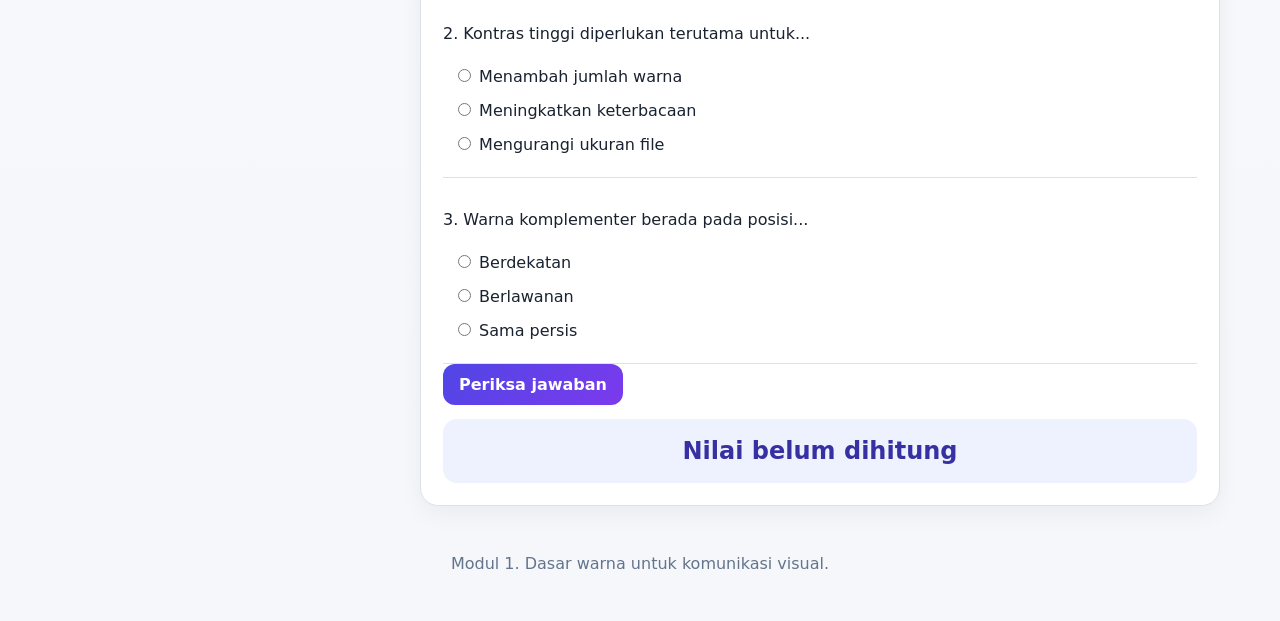
<file: modul-1-warna.html>
<!doctype html><html lang="id"><head>
<meta charset="utf-8"><meta name="viewport" content="width=device-width,initial-scale=1">
<title>Modul 1 - Warna</title><link rel="stylesheet" href="styles.css"></head>
<body>
<header class="topbar"><div class="container topbar-inner">
<a class="brand" href="index.html"><span class="logo">01</span><span>Harmoni dan Kontras Warna</span></a>
<div class="nav-actions"><a class="btn outline" href="index.html">Dashboard</a><button class="btn primary" onclick="setModuleProgress('warna',100)">Tandai selesai</button></div>
</div></header>

<main class="container">
<section class="module-header">
<span class="badge">Kelas X • 4 JP</span>
<h1>Praktikum Harmoni dan Kontras Warna</h1>
<p>Siswa membuat palet warna berdasarkan satu warna utama, lalu menguji keterbacaan teks pada latar yang berbeda.</p>
</section>

<div class="two-col">
<aside class="sidebar">
<div class="panel">
<h3>Tujuan</h3>
<ul class="list">
<li>Memahami hue, saturation, dan lightness.</li>
<li>Membedakan analog, komplementer, dan triadik.</li>
<li>Memilih warna teks yang mudah dibaca.</li>
</ul>
</div>
<div class="panel">
<h3>Tugas proyek</h3>
<p>Buat palet promosi untuk satu produk UMKM. Gunakan lima warna dan jelaskan fungsi masing-masing warna.</p>
</div>
</aside>

<section>
<div class="panel">
<h2>Simulator palet</h2>
<div class="controls">
<div class="control">
<label>Warna utama <span id="baseHex">#4F46E5</span></label>
<input id="baseColor" type="color" value="#4f46e5">
</div>
<div class="control">
<label>Jenis harmoni</label>
<select id="harmony">
<option value="analog">Analog</option>
<option value="complement">Komplementer</option>
<option value="triad">Triadik</option>
<option value="mono">Monokromatik</option>
</select>
</div>
</div>
<div id="palette" class="palette" style="margin-top:18px"></div>
</div>

<div class="panel">
<h2>Uji keterbacaan</h2>
<div class="controls">
<div class="control"><label>Warna latar</label><input id="bgColor" type="color" value="#111827"></div>
<div class="control"><label>Warna teks</label><input id="textColor" type="color" value="#ffffff"></div>
</div>
<div id="contrastPreview" class="preview-card" style="margin-top:16px">
<h3>Promosi Produk Lokal</h3>
<p>Desain harus menarik, tetapi informasi tetap harus terbaca dengan cepat.</p>
</div>
<div id="contrastResult" class="notice" style="margin-top:14px"></div>
</div>

<div class="panel">
<h2>Kuis formatif</h2>
<div class="quiz-question"><p>1. Harmoni warna yang menggunakan warna bersebelahan pada roda warna disebut...</p>
<label><input type="radio" name="q1" value="a"> Analog</label>
<label><input type="radio" name="q1" value="b"> Komplementer</label>
<label><input type="radio" name="q1" value="c"> Grayscale</label></div>
<div class="quiz-question"><p>2. Kontras tinggi diperlukan terutama untuk...</p>
<label><input type="radio" name="q2" value="a"> Menambah jumlah warna</label>
<label><input type="radio" name="q2" value="b"> Meningkatkan keterbacaan</label>
<label><input type="radio" name="q2" value="c"> Mengurangi ukuran file</label></div>
<div class="quiz-question"><p>3. Warna komplementer berada pada posisi...</p>
<label><input type="radio" name="q3" value="a"> Berdekatan</label>
<label><input type="radio" name="q3" value="b"> Berlawanan</label>
<label><input type="radio" name="q3" value="c"> Sama persis</label></div>
<button class="btn primary" onclick="checkQuiz('warna',{q1:'a',q2:'b',q3:'b'},3)">Periksa jawaban</button>
<div id="quizScore" class="score-box" style="margin-top:14px">Nilai belum dihitung</div>
</div>
</section>
</div>
</main>
<footer class="footer"><div class="container">Modul 1. Dasar warna untuk komunikasi visual.</div></footer>
<script src="common.js"></script>
<script>
function hexToHsl(hex){
  const r=parseInt(hex.slice(1,3),16)/255,g=parseInt(hex.slice(3,5),16)/255,b=parseInt(hex.slice(5,7),16)/255;
  const max=Math.max(r,g,b),min=Math.min(r,g,b); let h=0,s=0,l=(max+min)/2;
  if(max!==min){const d=max-min;s=l>.5?d/(2-max-min):d/(max+min);
    if(max===r) h=(g-b)/d+(g<b?6:0); else if(max===g) h=(b-r)/d+2; else h=(r-g)/d+4; h*=60;
  } return [h,s*100,l*100];
}
function hslToHex(h,s,l){
  s/=100;l/=100; const c=(1-Math.abs(2*l-1))*s,x=c*(1-Math.abs((h/60)%2-1)),m=l-c/2;let r=0,g=0,b=0;
  if(h<60){r=c;g=x}else if(h<120){r=x;g=c}else if(h<180){g=c;b=x}else if(h<240){g=x;b=c}else if(h<300){r=x;b=c}else{r=c;b=x}
  return "#"+[r,g,b].map(v=>Math.round((v+m)*255).toString(16).padStart(2,"0")).join("").toUpperCase();
}
function generatePalette(){
  const base=document.getElementById("baseColor").value;
  document.getElementById("baseHex").textContent=base.toUpperCase();
  const [h,s,l]=hexToHsl(base); const mode=document.getElementById("harmony").value; let hs=[];
  if(mode==="analog") hs=[h-40,h-20,h,h+20,h+40];
  if(mode==="complement") hs=[h,h+25,h+180,h+205,h+155];
  if(mode==="triad") hs=[h,h+120,h+240,h+30,h+210];
  if(mode==="mono") hs=[h,h,h,h,h];
  const colors=hs.map((hh,i)=>hslToHex((hh+360)%360, mode==="mono"?Math.max(25,s-i*8):s, mode==="mono"?Math.min(85,25+i*14):Math.max(28,Math.min(72,l+(i-2)*7))));
  document.getElementById("palette").innerHTML=colors.map(c=>`<div class="swatch" style="background:${c}">${c}</div>`).join("");
}
function luminance(hex){
 const c=[1,3,5].map(i=>parseInt(hex.slice(i,i+2),16)/255).map(v=>v<=.03928?v/12.92:Math.pow((v+.055)/1.055,2.4));
 return .2126*c[0]+.7152*c[1]+.0722*c[2];
}
function contrast(){
 const bg=document.getElementById("bgColor").value,tx=document.getElementById("textColor").value;
 const a=luminance(bg),b=luminance(tx),ratio=(Math.max(a,b)+.05)/(Math.min(a,b)+.05);
 const p=document.getElementById("contrastPreview");p.style.background=bg;p.style.color=tx;
 const r=document.getElementById("contrastResult");r.textContent=`Rasio kontras: ${ratio.toFixed(2)} : 1. ${ratio>=4.5?"Baik untuk teks normal.":"Terlalu rendah. Ubah warna teks atau latar."}`;
 r.className=ratio>=4.5?"notice success":"notice warning";
}
["baseColor","harmony"].forEach(id=>document.getElementById(id).addEventListener("input",generatePalette));
["bgColor","textColor"].forEach(id=>document.getElementById(id).addEventListener("input",contrast));
generatePalette();contrast();
</script></body></html>
</file>
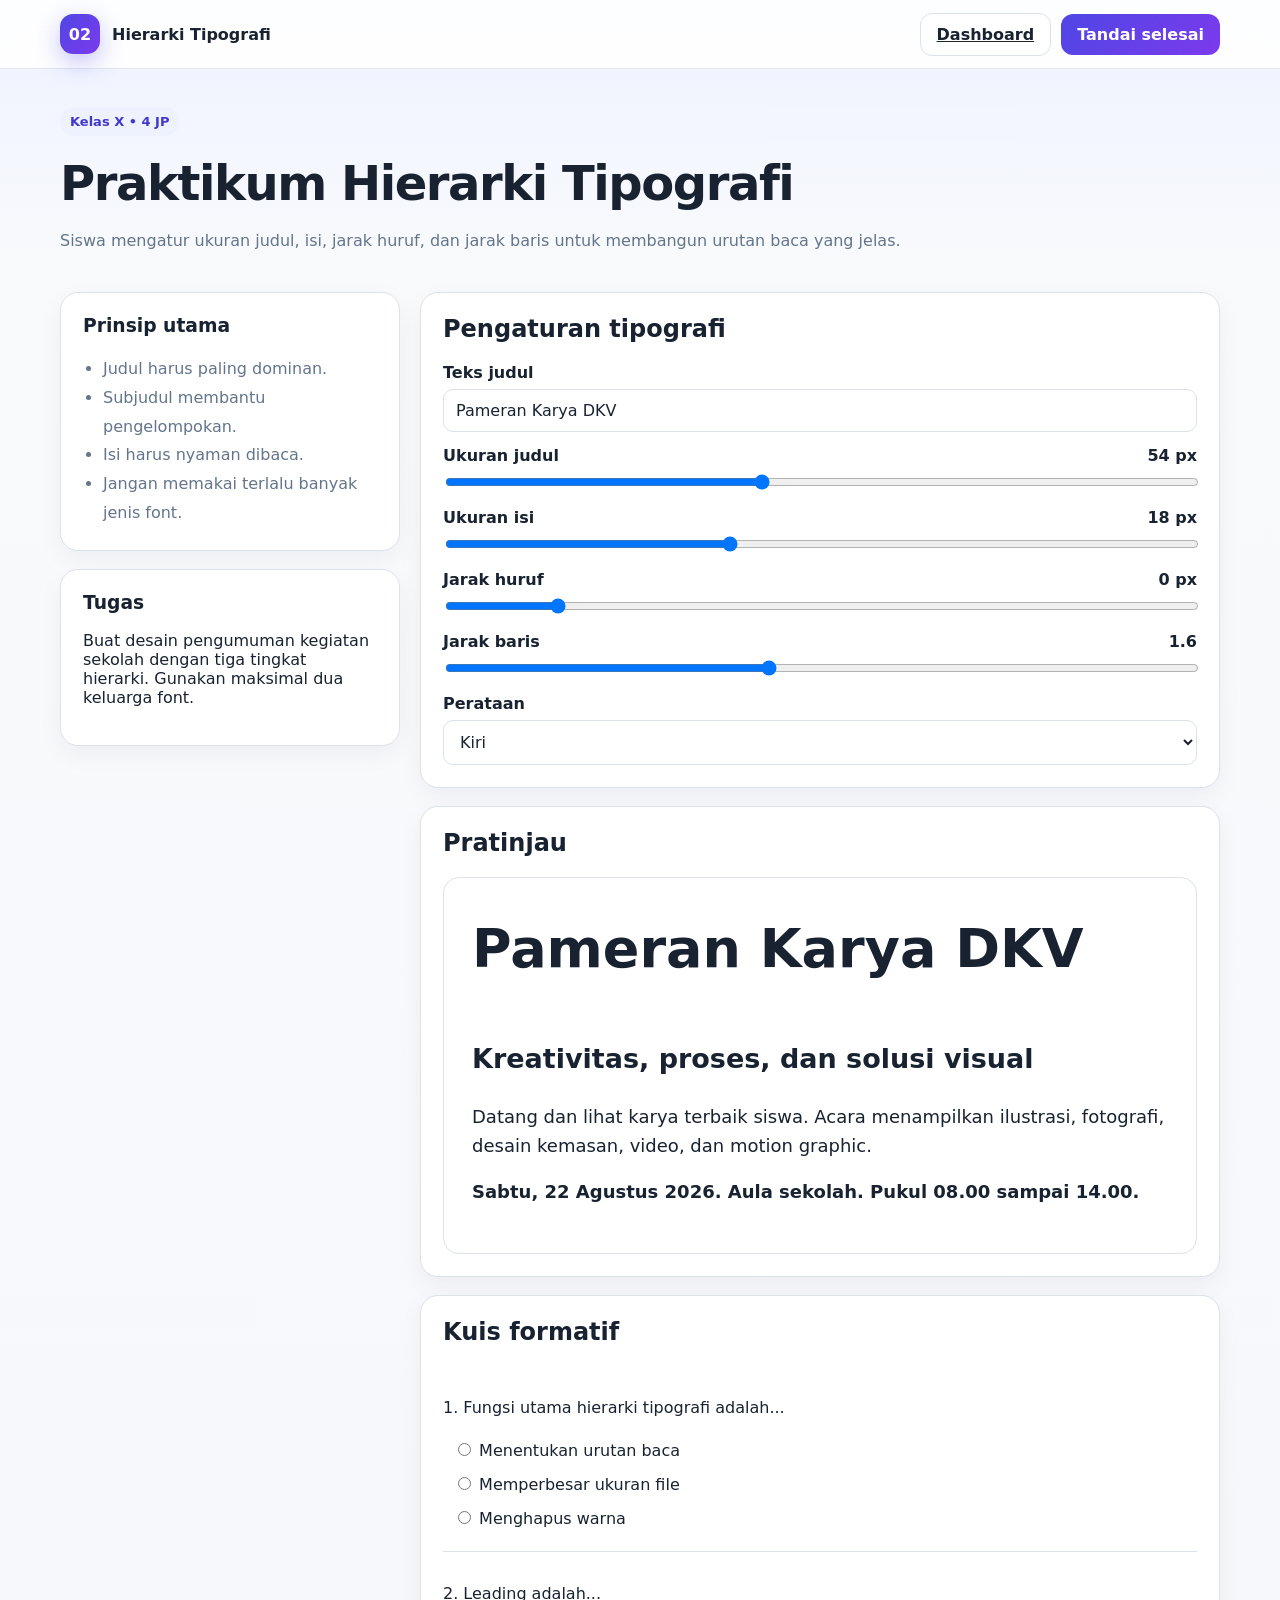
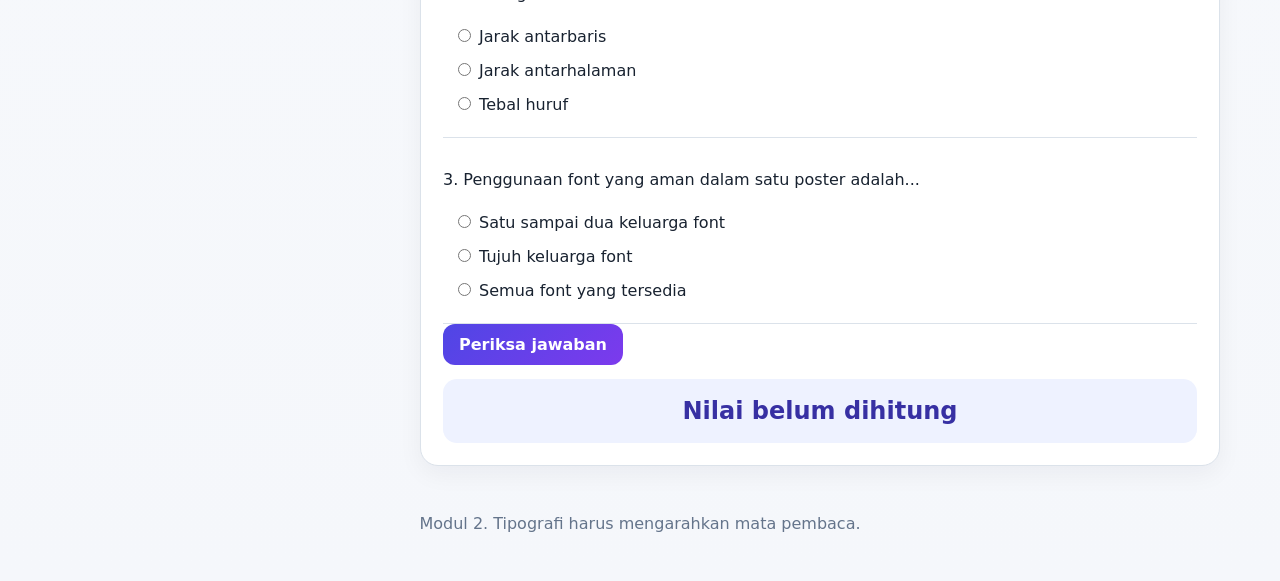
<file: modul-2-tipografi.html>
<!doctype html><html lang="id"><head>
<meta charset="utf-8"><meta name="viewport" content="width=device-width,initial-scale=1">
<title>Modul 2 - Tipografi</title><link rel="stylesheet" href="styles.css"></head>
<body>
<header class="topbar"><div class="container topbar-inner">
<a class="brand" href="index.html"><span class="logo">02</span><span>Hierarki Tipografi</span></a>
<div class="nav-actions"><a class="btn outline" href="index.html">Dashboard</a><button class="btn primary" onclick="setModuleProgress('tipografi',100)">Tandai selesai</button></div>
</div></header>
<main class="container">
<section class="module-header"><span class="badge">Kelas X • 4 JP</span><h1>Praktikum Hierarki Tipografi</h1><p>Siswa mengatur ukuran judul, isi, jarak huruf, dan jarak baris untuk membangun urutan baca yang jelas.</p></section>
<div class="two-col">
<aside class="sidebar">
<div class="panel"><h3>Prinsip utama</h3><ul class="list"><li>Judul harus paling dominan.</li><li>Subjudul membantu pengelompokan.</li><li>Isi harus nyaman dibaca.</li><li>Jangan memakai terlalu banyak jenis font.</li></ul></div>
<div class="panel"><h3>Tugas</h3><p>Buat desain pengumuman kegiatan sekolah dengan tiga tingkat hierarki. Gunakan maksimal dua keluarga font.</p></div>
</aside>
<section>
<div class="panel">
<h2>Pengaturan tipografi</h2>
<div class="controls">
<div class="control"><label>Teks judul</label><input id="titleText" type="text" value="Pameran Karya DKV"></div>
<div class="control"><label>Ukuran judul <span id="titleSizeVal">54 px</span></label><input id="titleSize" type="range" min="28" max="90" value="54"></div>
<div class="control"><label>Ukuran isi <span id="bodySizeVal">18 px</span></label><input id="bodySize" type="range" min="12" max="28" value="18"></div>
<div class="control"><label>Jarak huruf <span id="letterVal">0 px</span></label><input id="letterSpace" type="range" min="-2" max="12" value="0"></div>
<div class="control"><label>Jarak baris <span id="lineVal">1.6</span></label><input id="lineHeight" type="range" min="10" max="24" value="16"></div>
<div class="control"><label>Perataan</label><select id="align"><option value="left">Kiri</option><option value="center">Tengah</option><option value="right">Kanan</option></select></div>
</div>
</div>
<div class="panel">
<h2>Pratinjau</h2>
<div class="type-preview" id="typePreview">
<h1 id="previewTitle">Pameran Karya DKV</h1>
<h2>Kreativitas, proses, dan solusi visual</h2>
<p>Datang dan lihat karya terbaik siswa. Acara menampilkan ilustrasi, fotografi, desain kemasan, video, dan motion graphic.</p>
<p><strong>Sabtu, 22 Agustus 2026. Aula sekolah. Pukul 08.00 sampai 14.00.</strong></p>
</div>
</div>
<div class="panel">
<h2>Kuis formatif</h2>
<div class="quiz-question"><p>1. Fungsi utama hierarki tipografi adalah...</p>
<label><input type="radio" name="q1" value="a"> Menentukan urutan baca</label>
<label><input type="radio" name="q1" value="b"> Memperbesar ukuran file</label>
<label><input type="radio" name="q1" value="c"> Menghapus warna</label></div>
<div class="quiz-question"><p>2. Leading adalah...</p>
<label><input type="radio" name="q2" value="a"> Jarak antarbaris</label>
<label><input type="radio" name="q2" value="b"> Jarak antarhalaman</label>
<label><input type="radio" name="q2" value="c"> Tebal huruf</label></div>
<div class="quiz-question"><p>3. Penggunaan font yang aman dalam satu poster adalah...</p>
<label><input type="radio" name="q3" value="a"> Satu sampai dua keluarga font</label>
<label><input type="radio" name="q3" value="b"> Tujuh keluarga font</label>
<label><input type="radio" name="q3" value="c"> Semua font yang tersedia</label></div>
<button class="btn primary" onclick="checkQuiz('tipografi',{q1:'a',q2:'a',q3:'a'},3)">Periksa jawaban</button>
<div id="quizScore" class="score-box" style="margin-top:14px">Nilai belum dihitung</div>
</div>
</section></div>
</main>
<footer class="footer"><div class="container">Modul 2. Tipografi harus mengarahkan mata pembaca.</div></footer>
<script src="common.js"></script>
<script>
const ids=["titleText","titleSize","bodySize","letterSpace","lineHeight","align"];
function updateType(){
 const titleSize=+document.getElementById("titleSize").value, body=+document.getElementById("bodySize").value;
 const ls=+document.getElementById("letterSpace").value, lh=+document.getElementById("lineHeight").value/10;
 document.getElementById("titleSizeVal").textContent=titleSize+" px";
 document.getElementById("bodySizeVal").textContent=body+" px";
 document.getElementById("letterVal").textContent=ls+" px";
 document.getElementById("lineVal").textContent=lh.toFixed(1);
 document.getElementById("previewTitle").textContent=document.getElementById("titleText").value;
 const p=document.getElementById("typePreview");p.style.textAlign=document.getElementById("align").value;p.style.fontSize=body+"px";p.style.lineHeight=lh;p.style.letterSpacing=ls+"px";
 document.getElementById("previewTitle").style.fontSize=titleSize+"px";
}
ids.forEach(id=>document.getElementById(id).addEventListener("input",updateType));updateType();
</script></body></html>
</file>
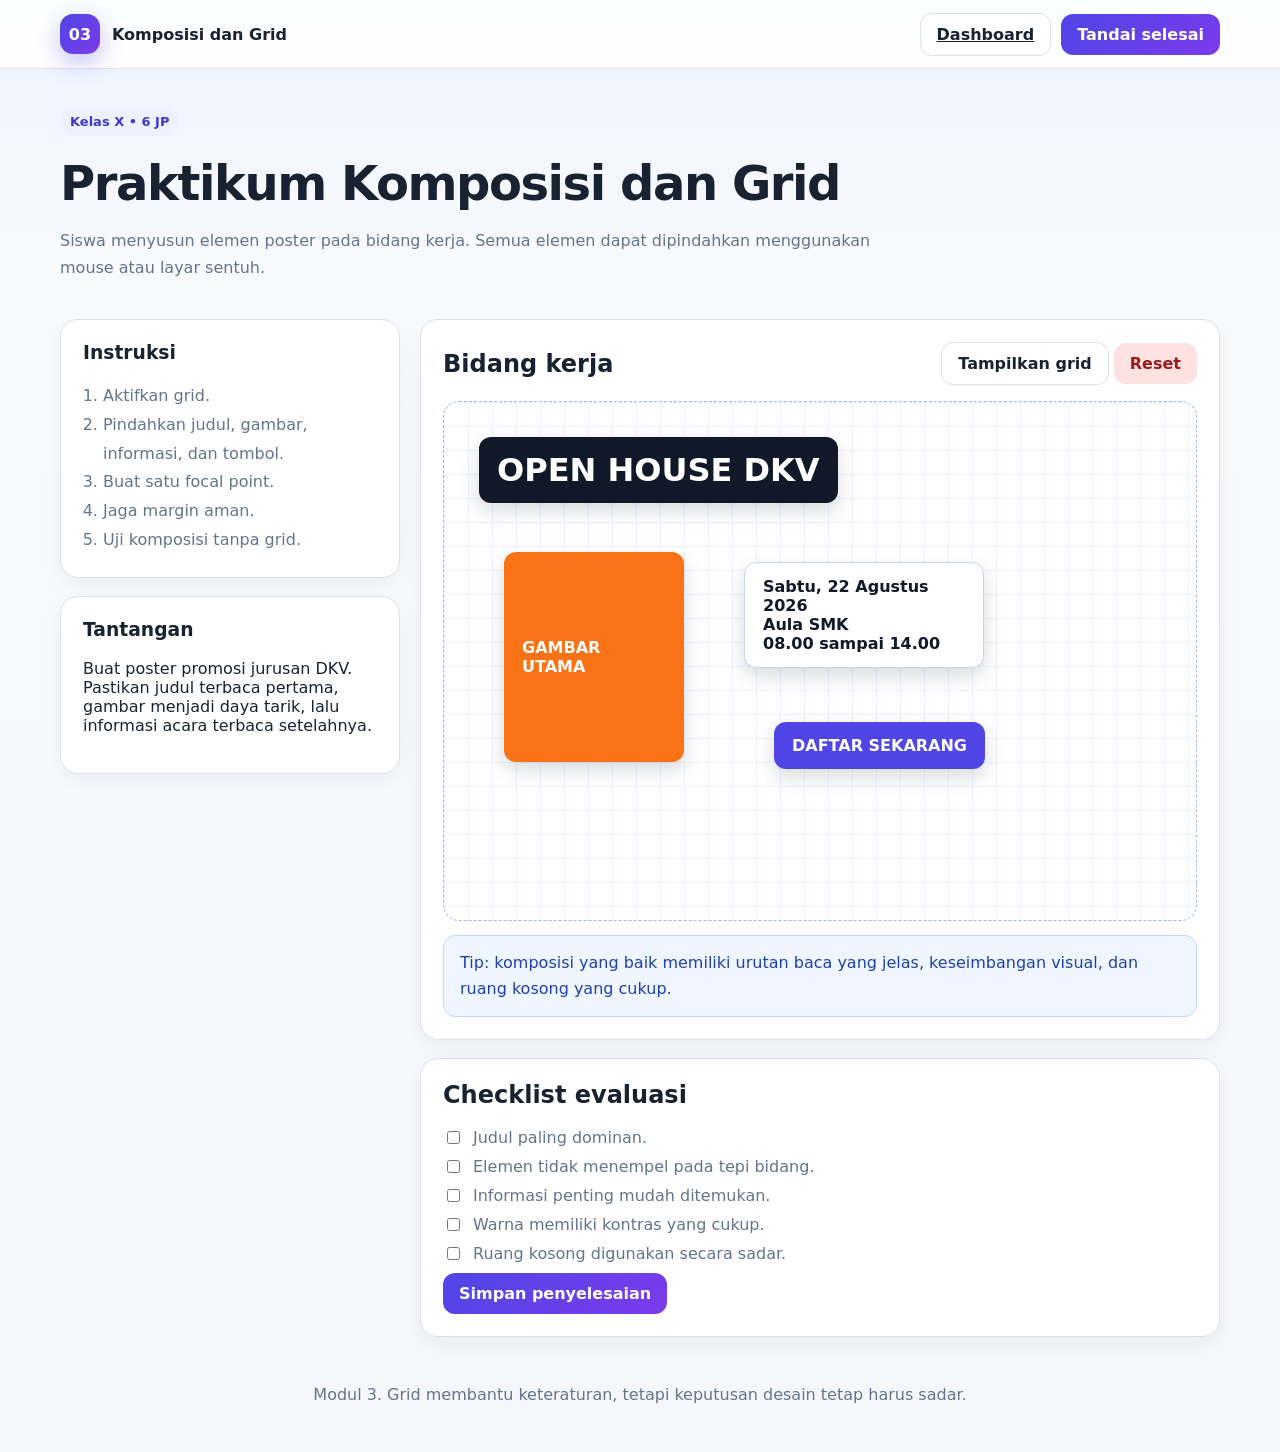
<file: modul-3-komposisi.html>
<!doctype html><html lang="id"><head>
<meta charset="utf-8"><meta name="viewport" content="width=device-width,initial-scale=1">
<title>Modul 3 - Komposisi</title><link rel="stylesheet" href="styles.css"></head>
<body>
<header class="topbar"><div class="container topbar-inner">
<a class="brand" href="index.html"><span class="logo">03</span><span>Komposisi dan Grid</span></a>
<div class="nav-actions"><a class="btn outline" href="index.html">Dashboard</a><button class="btn primary" onclick="setModuleProgress('komposisi',100)">Tandai selesai</button></div>
</div></header>
<main class="container">
<section class="module-header"><span class="badge">Kelas X • 6 JP</span><h1>Praktikum Komposisi dan Grid</h1><p>Siswa menyusun elemen poster pada bidang kerja. Semua elemen dapat dipindahkan menggunakan mouse atau layar sentuh.</p></section>
<div class="two-col">
<aside class="sidebar">
<div class="panel"><h3>Instruksi</h3><ol class="list"><li>Aktifkan grid.</li><li>Pindahkan judul, gambar, informasi, dan tombol.</li><li>Buat satu focal point.</li><li>Jaga margin aman.</li><li>Uji komposisi tanpa grid.</li></ol></div>
<div class="panel"><h3>Tantangan</h3><p>Buat poster promosi jurusan DKV. Pastikan judul terbaca pertama, gambar menjadi daya tarik, lalu informasi acara terbaca setelahnya.</p></div>
</aside>
<section>
<div class="panel">
<div class="inline" style="justify-content:space-between">
<h2 style="margin:0">Bidang kerja</h2>
<div>
<button class="btn outline" onclick="toggleGrid()">Tampilkan grid</button>
<button class="btn danger" onclick="resetLayout()">Reset</button>
</div>
</div>
<div id="workspace" class="workspace" style="margin-top:16px;height:520px">
<div id="gridOverlay" class="grid-toggle"></div>
<div class="drag-item" data-x="35" data-y="35" style="left:35px;top:35px;background:#111827;color:#fff;font-size:32px">OPEN HOUSE DKV</div>
<div class="drag-item" data-x="60" data-y="150" style="left:60px;top:150px;background:#f97316;color:#fff;width:180px;height:210px;display:grid;place-items:center">GAMBAR UTAMA</div>
<div class="drag-item" data-x="300" data-y="160" style="left:300px;top:160px;background:#fff;color:#111827;border:1px solid #cbd5e1;width:240px">Sabtu, 22 Agustus 2026<br>Aula SMK<br>08.00 sampai 14.00</div>
<div class="drag-item" data-x="330" data-y="320" style="left:330px;top:320px;background:#4f46e5;color:#fff">DAFTAR SEKARANG</div>
</div>
<div class="notice" style="margin-top:14px">Tip: komposisi yang baik memiliki urutan baca yang jelas, keseimbangan visual, dan ruang kosong yang cukup.</div>
</div>
<div class="panel">
<h2>Checklist evaluasi</h2>
<div class="checklist">
<label><input type="checkbox"> Judul paling dominan.</label>
<label><input type="checkbox"> Elemen tidak menempel pada tepi bidang.</label>
<label><input type="checkbox"> Informasi penting mudah ditemukan.</label>
<label><input type="checkbox"> Warna memiliki kontras yang cukup.</label>
<label><input type="checkbox"> Ruang kosong digunakan secara sadar.</label>
</div>
<button class="btn primary" onclick="setModuleProgress('komposisi',100);alert('Praktikum ditandai selesai.')">Simpan penyelesaian</button>
</div>
</section></div>
</main>
<footer class="footer"><div class="container">Modul 3. Grid membantu keteraturan, tetapi keputusan desain tetap harus sadar.</div></footer>
<script src="common.js"></script>
<script>
let gridOn=false;
function toggleGrid(){gridOn=!gridOn;document.getElementById("gridOverlay").style.display=gridOn?"block":"none"}
function resetLayout(){
 const pos=[[35,35],[60,150],[300,160],[330,320]];
 document.querySelectorAll(".drag-item").forEach((el,i)=>{el.style.left=pos[i][0]+"px";el.style.top=pos[i][1]+"px";});
}
document.querySelectorAll(".drag-item").forEach(el=>{
 let active=false,offsetX=0,offsetY=0;
 el.addEventListener("pointerdown",e=>{active=true;el.setPointerCapture(e.pointerId);const r=el.getBoundingClientRect();offsetX=e.clientX-r.left;offsetY=e.clientY-r.top});
 el.addEventListener("pointermove",e=>{
  if(!active)return;const w=document.getElementById("workspace").getBoundingClientRect();let x=e.clientX-w.left-offsetX,y=e.clientY-w.top-offsetY;
  x=Math.max(0,Math.min(x,w.width-el.offsetWidth));y=Math.max(0,Math.min(y,w.height-el.offsetHeight));
  if(gridOn){const g=w.width/12;x=Math.round(x/g)*g;y=Math.round(y/24)*24}
  el.style.left=x+"px";el.style.top=y+"px";
 });
 el.addEventListener("pointerup",()=>active=false);
});
</script></body></html>
</file>
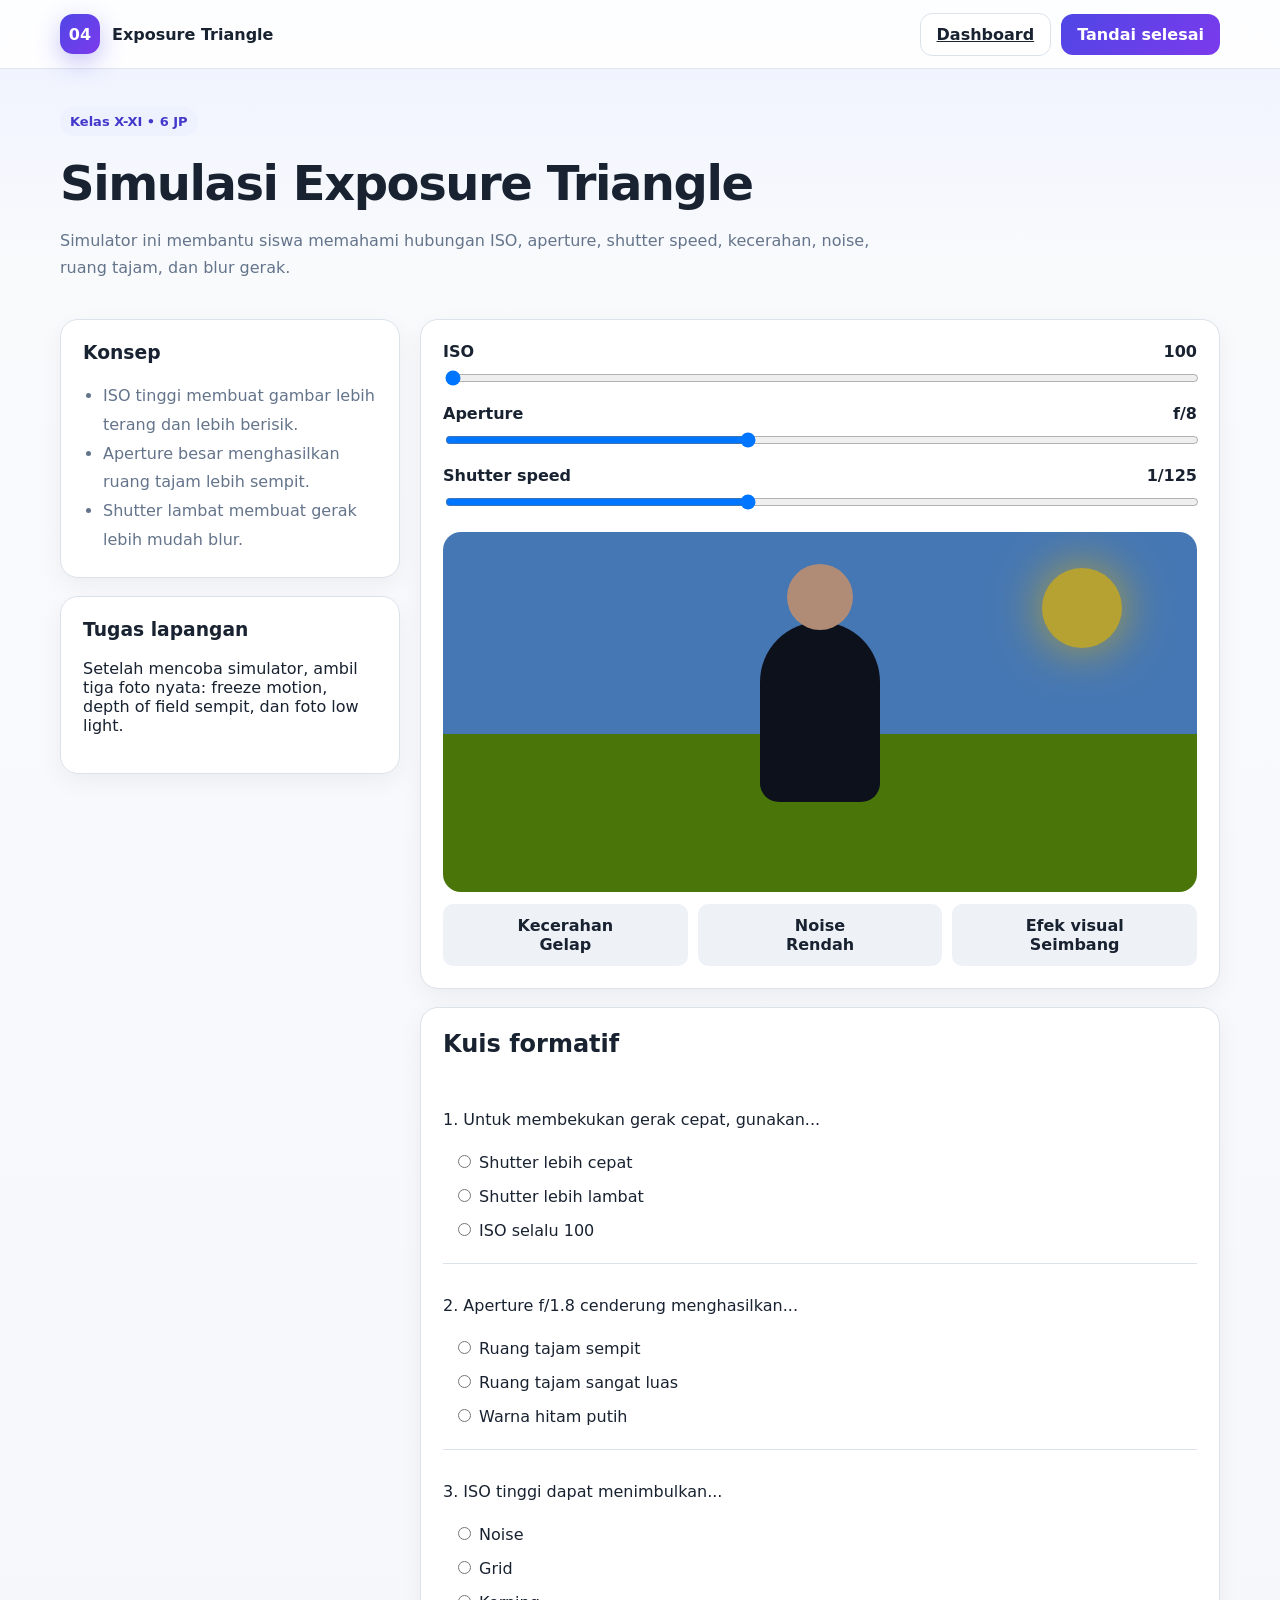
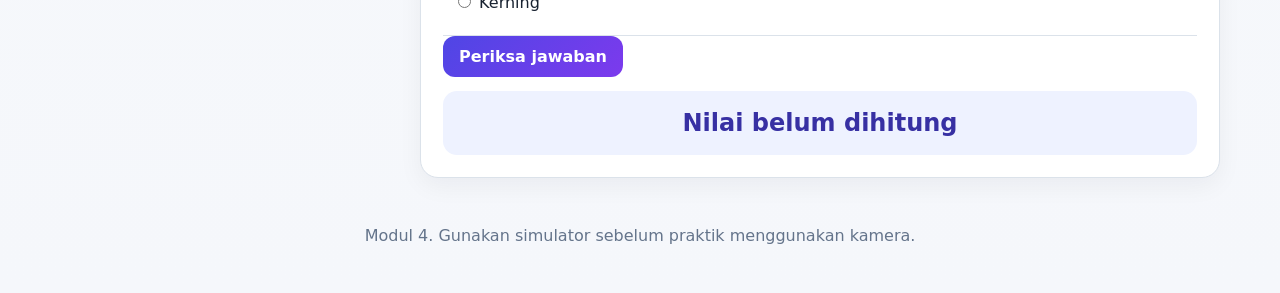
<file: modul-4-fotografi.html>
<!doctype html><html lang="id"><head>
<meta charset="utf-8"><meta name="viewport" content="width=device-width,initial-scale=1">
<title>Modul 4 - Fotografi</title><link rel="stylesheet" href="styles.css"></head>
<body>
<header class="topbar"><div class="container topbar-inner">
<a class="brand" href="index.html"><span class="logo">04</span><span>Exposure Triangle</span></a>
<div class="nav-actions"><a class="btn outline" href="index.html">Dashboard</a><button class="btn primary" onclick="setModuleProgress('fotografi',100)">Tandai selesai</button></div>
</div></header>
<main class="container">
<section class="module-header"><span class="badge">Kelas X-XI • 6 JP</span><h1>Simulasi Exposure Triangle</h1><p>Simulator ini membantu siswa memahami hubungan ISO, aperture, shutter speed, kecerahan, noise, ruang tajam, dan blur gerak.</p></section>
<div class="two-col">
<aside class="sidebar">
<div class="panel"><h3>Konsep</h3><ul class="list"><li>ISO tinggi membuat gambar lebih terang dan lebih berisik.</li><li>Aperture besar menghasilkan ruang tajam lebih sempit.</li><li>Shutter lambat membuat gerak lebih mudah blur.</li></ul></div>
<div class="panel"><h3>Tugas lapangan</h3><p>Setelah mencoba simulator, ambil tiga foto nyata: freeze motion, depth of field sempit, dan foto low light.</p></div>
</aside>
<section>
<div class="panel">
<div class="controls">
<div class="control"><label>ISO <span id="isoVal">100</span></label><input id="iso" type="range" min="0" max="5" value="0"></div>
<div class="control"><label>Aperture <span id="apVal">f/8</span></label><input id="aperture" type="range" min="0" max="5" value="2"></div>
<div class="control"><label>Shutter speed <span id="shVal">1/125</span></label><input id="shutter" type="range" min="0" max="5" value="2"></div>
</div>
<div id="exposurePreview" class="exposure-preview" style="margin-top:18px">
<div class="exposure-sun"></div><div id="subject" class="exposure-subject"></div>
</div>
<div class="exposure-readout">
<div>Kecerahan<br><span id="brightnessRead">Normal</span></div>
<div>Noise<br><span id="noiseRead">Rendah</span></div>
<div>Efek visual<br><span id="effectRead">Seimbang</span></div>
</div>
</div>
<div class="panel">
<h2>Kuis formatif</h2>
<div class="quiz-question"><p>1. Untuk membekukan gerak cepat, gunakan...</p>
<label><input type="radio" name="q1" value="a"> Shutter lebih cepat</label>
<label><input type="radio" name="q1" value="b"> Shutter lebih lambat</label>
<label><input type="radio" name="q1" value="c"> ISO selalu 100</label></div>
<div class="quiz-question"><p>2. Aperture f/1.8 cenderung menghasilkan...</p>
<label><input type="radio" name="q2" value="a"> Ruang tajam sempit</label>
<label><input type="radio" name="q2" value="b"> Ruang tajam sangat luas</label>
<label><input type="radio" name="q2" value="c"> Warna hitam putih</label></div>
<div class="quiz-question"><p>3. ISO tinggi dapat menimbulkan...</p>
<label><input type="radio" name="q3" value="a"> Noise</label>
<label><input type="radio" name="q3" value="b"> Grid</label>
<label><input type="radio" name="q3" value="c"> Kerning</label></div>
<button class="btn primary" onclick="checkQuiz('fotografi',{q1:'a',q2:'a',q3:'a'},3)">Periksa jawaban</button>
<div id="quizScore" class="score-box" style="margin-top:14px">Nilai belum dihitung</div>
</div>
</section></div>
</main>
<footer class="footer"><div class="container">Modul 4. Gunakan simulator sebelum praktik menggunakan kamera.</div></footer>
<script src="common.js"></script>
<script>
const isos=[100,200,400,800,1600,3200], aps=["f/16","f/11","f/8","f/5.6","f/2.8","f/1.8"], shutters=["1/1000","1/500","1/125","1/60","1/15","1 s"];
function updateExposure(){
 const i=+iso.value,a=+aperture.value,s=+shutter.value;
 isoVal.textContent=isos[i];apVal.textContent=aps[a];shVal.textContent=shutters[s];
 const exposure=(i+a+s)-6;
 const bright=Math.max(.28,Math.min(1.55,1+exposure*.14));
 const blur=Math.max(0,(s-2)*1.5); const dof=Math.max(0,(a-2)*.7);
 exposurePreview.style.filter=`brightness(${bright})`;
 subject.style.filter=`blur(${blur}px)`;
 subject.style.transform=`scale(${1+dof*.02})`;
 brightnessRead.textContent=exposure<-1?"Gelap":exposure>1?"Terlalu terang":"Normal";
 noiseRead.textContent=i<2?"Rendah":i<4?"Sedang":"Tinggi";
 effectRead.textContent=s>3?"Motion blur":a>3?"Depth of field sempit":s<2?"Freeze motion":"Seimbang";
}
["iso","aperture","shutter"].forEach(id=>document.getElementById(id).addEventListener("input",updateExposure));updateExposure();
</script></body></html>
</file>
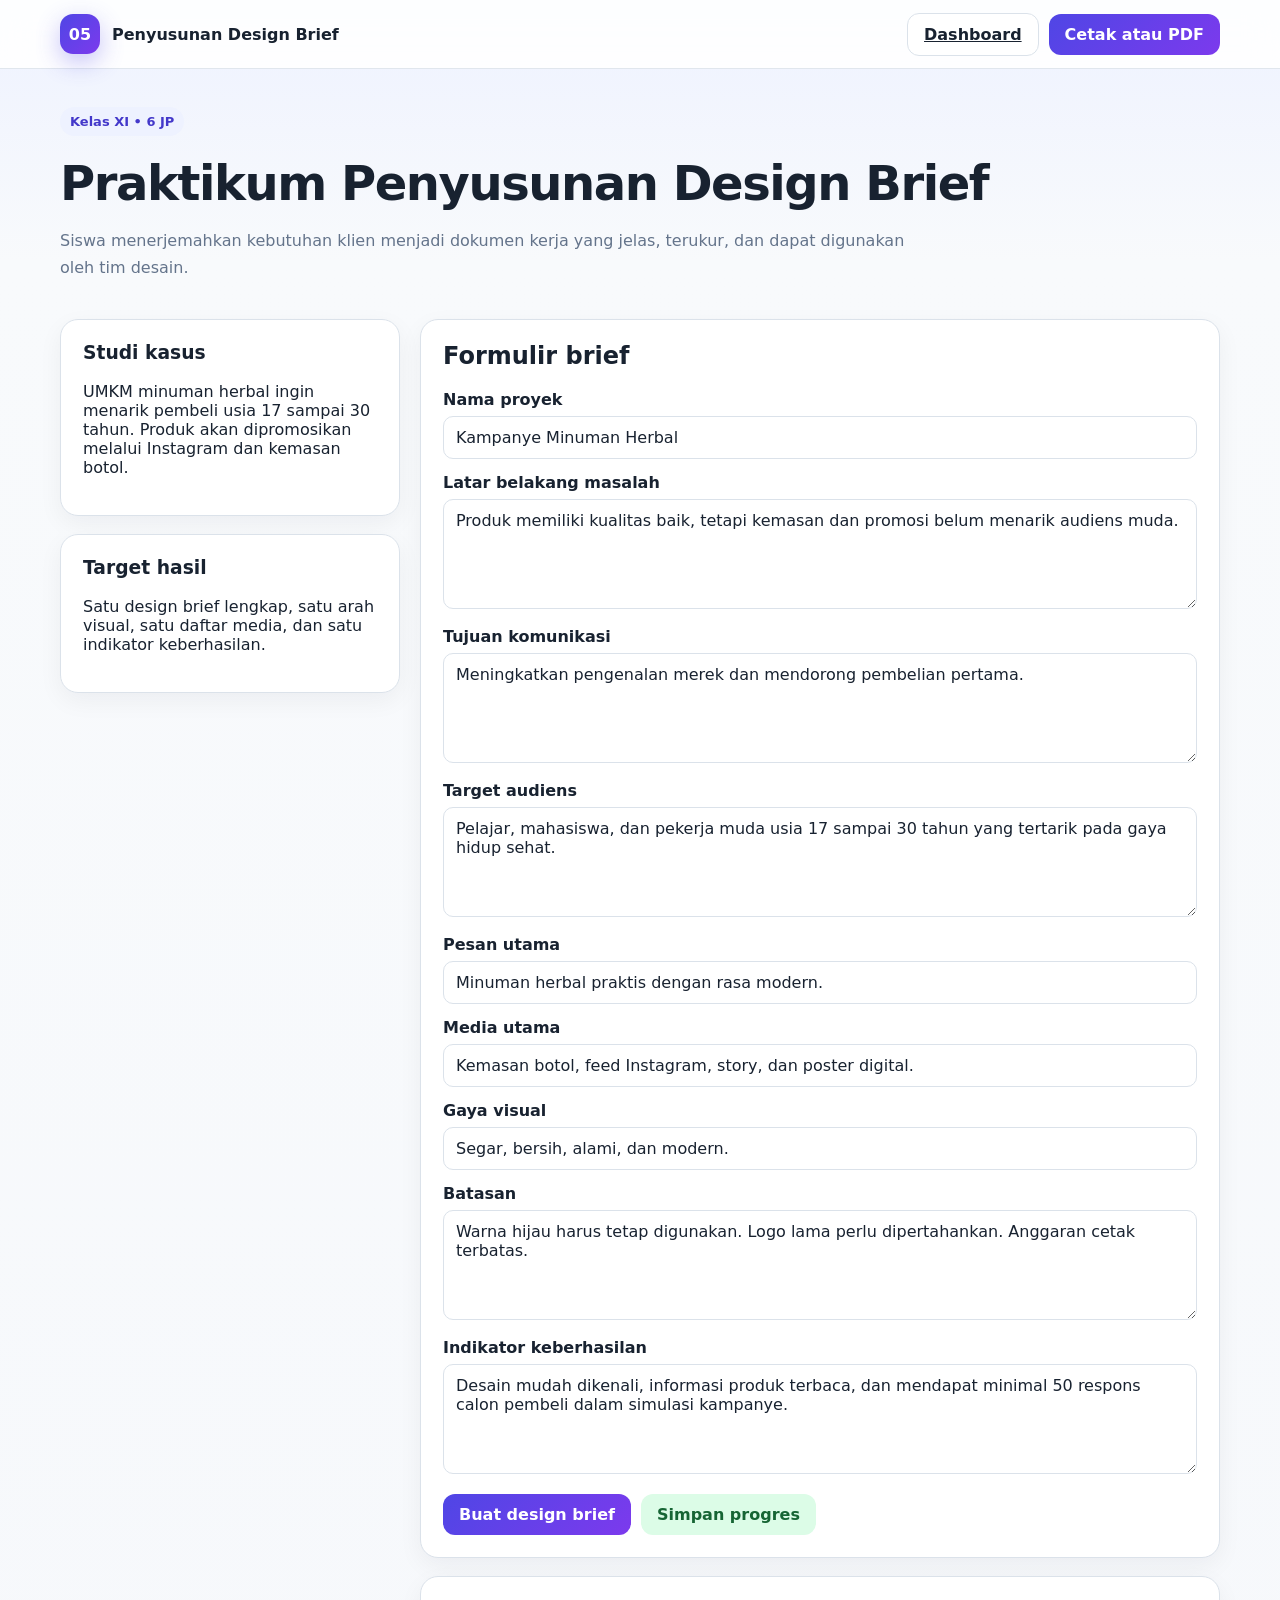
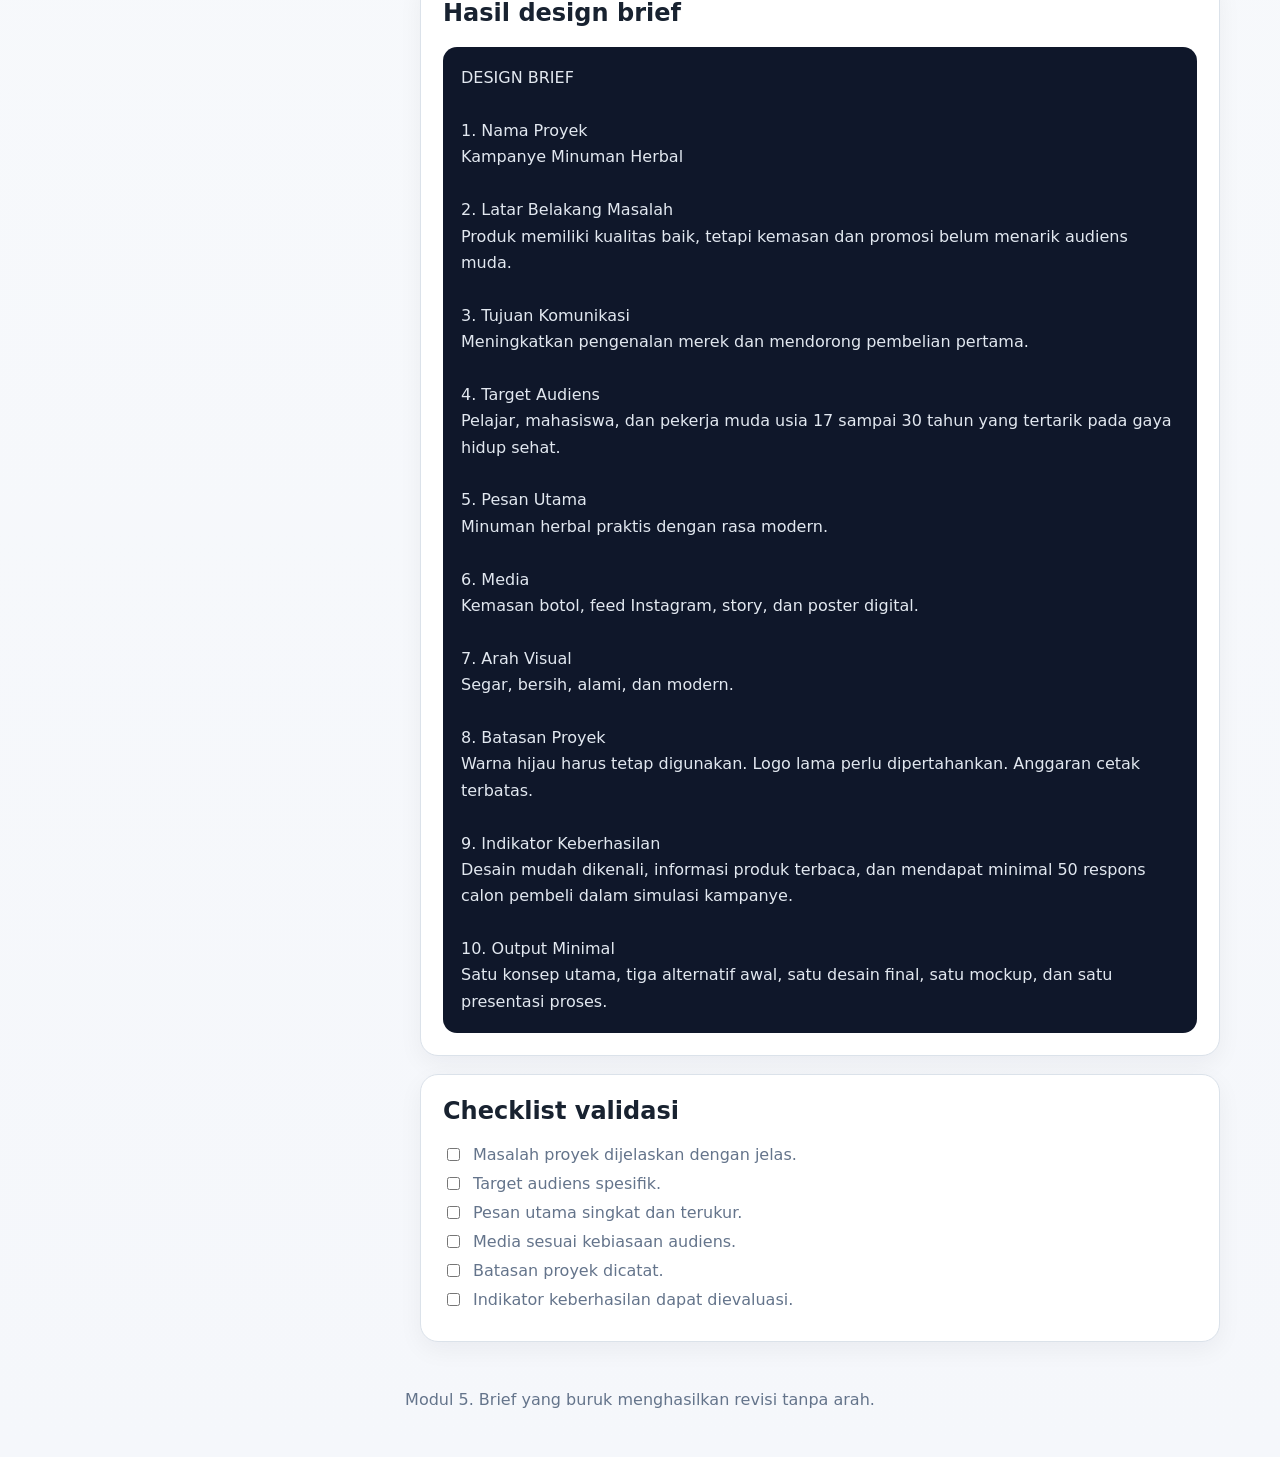
<file: modul-5-design-brief.html>
<!doctype html><html lang="id"><head>
<meta charset="utf-8"><meta name="viewport" content="width=device-width,initial-scale=1">
<title>Modul 5 - Design Brief</title><link rel="stylesheet" href="styles.css"></head>
<body>
<header class="topbar"><div class="container topbar-inner">
<a class="brand" href="index.html"><span class="logo">05</span><span>Penyusunan Design Brief</span></a>
<div class="nav-actions"><a class="btn outline" href="index.html">Dashboard</a><button class="btn primary" onclick="window.print()">Cetak atau PDF</button></div>
</div></header>
<main class="container">
<section class="module-header"><span class="badge">Kelas XI • 6 JP</span><h1>Praktikum Penyusunan Design Brief</h1><p>Siswa menerjemahkan kebutuhan klien menjadi dokumen kerja yang jelas, terukur, dan dapat digunakan oleh tim desain.</p></section>
<div class="two-col">
<aside class="sidebar">
<div class="panel"><h3>Studi kasus</h3><p>UMKM minuman herbal ingin menarik pembeli usia 17 sampai 30 tahun. Produk akan dipromosikan melalui Instagram dan kemasan botol.</p></div>
<div class="panel"><h3>Target hasil</h3><p>Satu design brief lengkap, satu arah visual, satu daftar media, dan satu indikator keberhasilan.</p></div>
</aside>
<section>
<div class="panel">
<h2>Formulir brief</h2>
<div class="controls">
<div class="control"><label>Nama proyek</label><input id="project" type="text" value="Kampanye Minuman Herbal"></div>
<div class="control"><label>Latar belakang masalah</label><textarea id="problem">Produk memiliki kualitas baik, tetapi kemasan dan promosi belum menarik audiens muda.</textarea></div>
<div class="control"><label>Tujuan komunikasi</label><textarea id="objective">Meningkatkan pengenalan merek dan mendorong pembelian pertama.</textarea></div>
<div class="control"><label>Target audiens</label><textarea id="audience">Pelajar, mahasiswa, dan pekerja muda usia 17 sampai 30 tahun yang tertarik pada gaya hidup sehat.</textarea></div>
<div class="control"><label>Pesan utama</label><input id="message" type="text" value="Minuman herbal praktis dengan rasa modern."></div>
<div class="control"><label>Media utama</label><input id="media" type="text" value="Kemasan botol, feed Instagram, story, dan poster digital."></div>
<div class="control"><label>Gaya visual</label><input id="style" type="text" value="Segar, bersih, alami, dan modern."></div>
<div class="control"><label>Batasan</label><textarea id="limits">Warna hijau harus tetap digunakan. Logo lama perlu dipertahankan. Anggaran cetak terbatas.</textarea></div>
<div class="control"><label>Indikator keberhasilan</label><textarea id="metric">Desain mudah dikenali, informasi produk terbaca, dan mendapat minimal 50 respons calon pembeli dalam simulasi kampanye.</textarea></div>
</div>
<div class="inline" style="margin-top:16px">
<button class="btn primary" onclick="generateBrief()">Buat design brief</button>
<button class="btn success" onclick="saveBrief()">Simpan progres</button>
</div>
</div>
<div class="panel">
<h2>Hasil design brief</h2>
<div id="briefOutput" class="brief-output"></div>
</div>
<div class="panel">
<h2>Checklist validasi</h2>
<div class="checklist">
<label><input type="checkbox"> Masalah proyek dijelaskan dengan jelas.</label>
<label><input type="checkbox"> Target audiens spesifik.</label>
<label><input type="checkbox"> Pesan utama singkat dan terukur.</label>
<label><input type="checkbox"> Media sesuai kebiasaan audiens.</label>
<label><input type="checkbox"> Batasan proyek dicatat.</label>
<label><input type="checkbox"> Indikator keberhasilan dapat dievaluasi.</label>
</div>
</div>
</section></div>
</main>
<footer class="footer"><div class="container">Modul 5. Brief yang buruk menghasilkan revisi tanpa arah.</div></footer>
<script src="common.js"></script>
<script>
function val(id){return document.getElementById(id).value.trim()}
function generateBrief(){
 const out=`DESIGN BRIEF

1. Nama Proyek
${val("project")}

2. Latar Belakang Masalah
${val("problem")}

3. Tujuan Komunikasi
${val("objective")}

4. Target Audiens
${val("audience")}

5. Pesan Utama
${val("message")}

6. Media
${val("media")}

7. Arah Visual
${val("style")}

8. Batasan Proyek
${val("limits")}

9. Indikator Keberhasilan
${val("metric")}

10. Output Minimal
Satu konsep utama, tiga alternatif awal, satu desain final, satu mockup, dan satu presentasi proses.`;
 document.getElementById("briefOutput").textContent=out;
 localStorage.setItem("dkv_brief_draft",JSON.stringify(Object.fromEntries(["project","problem","objective","audience","message","media","style","limits","metric"].map(id=>[id,val(id)]))));
}
function saveBrief(){generateBrief();setModuleProgress("brief",100);alert("Design brief dan progres tersimpan di browser ini.")}
document.addEventListener("DOMContentLoaded",()=>{
 try{const d=JSON.parse(localStorage.getItem("dkv_brief_draft"));if(d)Object.entries(d).forEach(([k,v])=>{if(document.getElementById(k))document.getElementById(k).value=v})}catch(e){}
 generateBrief();
});
</script></body></html>
</file>
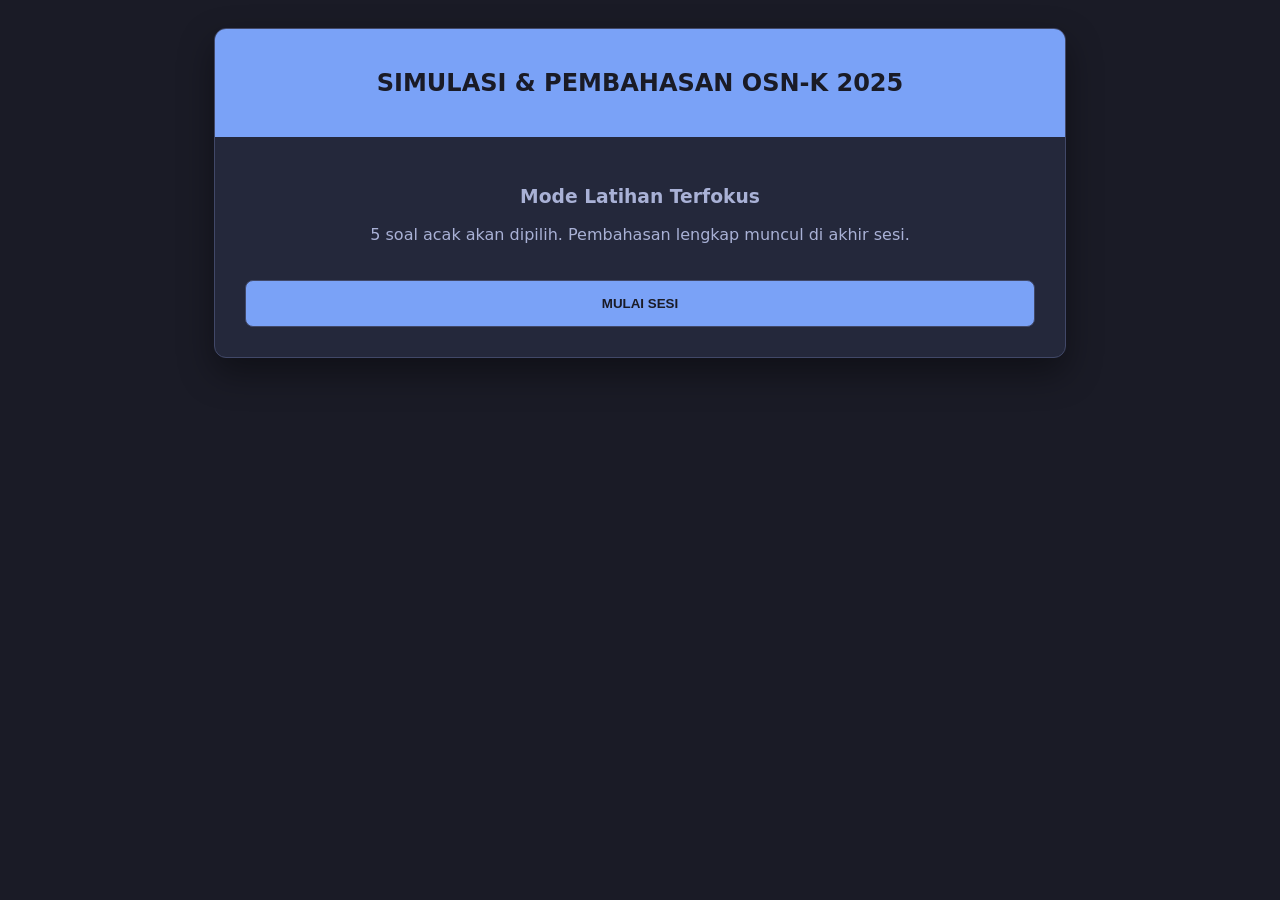
<file: osnv3.html>
<!DOCTYPE html>
<html lang="id">
<head>
    <meta charset="UTF-8">
    <meta name="viewport" content="width=device-width, initial-scale=1.0">
    <title>OSN Informatika 2025 - Learning Mode</title>
    <style>
        :root { --dark: #1a1b26; --light: #a9b1d6; --accent: #7aa2f7; --success: #9ece6a; --danger: #f7768e; --panel: #24283b; }
        body { font-family: 'Inter', system-ui, sans-serif; background: var(--dark); color: var(--light); display: flex; justify-content: center; padding: 20px; }
        #game-container { background: var(--panel); width: 100%; max-width: 850px; border-radius: 12px; box-shadow: 0 15px 35px rgba(0,0,0,0.4); overflow: hidden; border: 1px solid #414868; }
        .header { background: var(--accent); color: var(--dark); padding: 20px; text-align: center; }
        .stats { display: flex; justify-content: space-between; padding: 15px 30px; background: #16161e; font-weight: bold; }
        .question-box { padding: 30px; }
        .options { display: grid; grid-template-columns: 1fr; gap: 10px; margin-top: 20px; }
        button { padding: 15px; border: 1px solid #414868; border-radius: 8px; background: #1a1b26; color: var(--light); cursor: pointer; transition: 0.2s; text-align: left; }
        button:hover:not(:disabled) { border-color: var(--accent); }
        button.correct { background: var(--success) !important; color: #1a1b26; border-color: var(--success); }
        button.wrong { background: var(--danger) !important; color: #1a1b26; border-color: var(--danger); }
        .hidden { display: none; }
        
        /* Styling Pembahasan */
        #review-section { margin-top: 30px; padding-top: 20px; border-top: 2px dashed #414868; text-align: left; }
        .review-item { background: #16161e; padding: 15px; margin-bottom: 15px; border-radius: 8px; border-left: 4px solid var(--accent); }
        .review-q { font-weight: bold; color: var(--accent); margin-bottom: 5px; }
        .review-p { font-size: 0.95em; line-height: 1.6; color: #cfc9c2; }
        
        .btn-action { background: var(--accent); color: var(--dark); font-weight: bold; width: 100%; margin-top: 20px; text-align: center; }
    </style>
</head>
<body>

<div id="game-container">
    <div class="header"><h2>SIMULASI & PEMBAHASAN OSN-K 2025</h2></div>
    
    <div id="start-screen" class="question-box" style="text-align:center">
        <h3>Mode Latihan Terfokus</h3>
        <p>5 soal acak akan dipilih. Pembahasan lengkap muncul di akhir sesi.</p>
        <button class="btn-action" onclick="startGame()">MULAI SESI</button>
    </div>

    <div id="quiz-screen" class="hidden">
        <div class="stats">
            <span>Score: <span id="score">0</span></span>
            <span>Soal: <span id="q-count">1</span>/5</span>
        </div>
        <div class="question-box">
            <p id="question-text" style="font-size: 1.15em;"></p>
            <div class="options" id="options-container"></div>
        </div>
    </div>

    <div id="result-screen" class="hidden question-box" style="text-align: center;">
        <h2>Sesi Selesai!</h2>
        <h1 id="final-score" style="font-size: 4em; color: var(--success);">0</h1>
        
        <div id="review-section">
            <h3 style="color: var(--accent)">Pembahasan Soal:</h3>
            <div id="discussion-list"></div>
        </div>
        
        <button class="btn-action" onclick="location.reload()">COBA LAGI</button>
    </div>
</div>

<script>
const bankSoal = [
    // --- LOGIKA & MATEMATIKA DISKRIT ---
    { 
        q: "Jika p = Benar, q = Salah, r = Benar. Tentukan nilai dari (p AND q) OR (NOT r).", 
        o: ["Benar", "Salah"], c: 1,
        p: "Langkah: (B AND S) = S. Lalu (NOT B) = S. Jadi S OR S = Salah. [cite: 12, 13]"
    },
    { 
        q: "Sederhanakan ekspresi: NOT(p OR (NOT q)) menggunakan Hukum De Morgan.", 
        o: ["(NOT p) AND q", "(NOT p) OR q", "p AND (NOT q)", "NOT p AND NOT q"], c: 0,
        p: "Hukum De Morgan: NOT(A OR B) = (NOT A) AND (NOT B). Jadi NOT(p OR (NOT q)) = (NOT p) AND (NOT(NOT q)) = (NOT p) AND q. [cite: 15, 16]"
    },
    { 
        q: "Berapa banyak bilangan antara 1 sampai 100 yang habis dibagi 3 ATAU 5?", 
        o: ["47", "53", "60", "40"], c: 0,
        p: "n(3)=33, n(5)=20, n(15)=6. Gunakan PIE: 33 + 20 - 6 = 47. [cite: 54, 55, 57]"
    },
    { 
        q: "Sisa pembagian dari 2^2026 jika dibagi 7 adalah...", 
        o: ["1", "2", "4", "6"], c: 2,
        p: "Pola sisa 2^n mod 7: 2, 4, 1 (ulang tiap 3). 2026 mod 3 = 1. Eh, 2026/3 sisa 1 berarti 2^1 mod 7 = 2. (Koreksi: Jika 2026 mod 3 = 1 -> 2. Jika 2025 mod 3 = 0 -> 1)."
    },

    // --- KOMBINATORIKA ---
    { 
        q: "Berapa cara memilih 2 pengurus dari 10 kandidat jika urutan jabatan penting (Ketua & Wakil)?", 
        o: ["45", "90", "20", "100"], c: 1,
        p: "Karena urutan penting, gunakan Permutasi P(10,2) = 10 * 9 = 90. [cite: 61, 65]"
    },
    { 
        q: "Berapa jumlah jabat tangan yang terjadi dalam ruangan berisi 10 orang jika setiap orang saling berjabat tangan sekali?", 
        o: ["100", "90", "45", "50"], c: 2,
        p: "Gunakan Kombinasi C(10,2) = (10 * 9) / 2 = 45. [cite: 65]"
    },

    // --- BERPIKIR KOMPUTASIONAL (ALGORITMIK) ---
    { 
        q: "Pak Dengklek menyusun bata: Tingkat 1=1, 2=5, 3=13, 4=25. Berapa tingkat ke-5?", 
        o: ["36", "41", "45", "49"], c: 1,
        p: "Pola selisih: +4, +8, +12. Maka selanjutnya +16. 25 + 16 = 41. [cite: 93, 94]"
    },
    { 
        q: "Dalam permainan NIM dengan 12 koin, pemain boleh ambil 1, 2, atau 3 koin. Jika Andi jalan duluan, berapa koin yang harus diambil agar menang?", 
        o: ["1", "2", "3", "Andi pasti kalah"], c: 3,
        p: "Posisi kalah adalah kelipatan (maks+1) = 4. Karena 12 habis dibagi 4, pemain pertama (Andi) berada di posisi kalah jika Budi bermain optimal. [cite: 126, 127, 129]"
    },
    { 
        q: "Dalam sebuah graf dengan 6 vertex, berapa jumlah edge minimal agar semua vertex terhubung (pohon)?", 
        o: ["5", "6", "11", "15"], c: 0,
        p: "Syarat minimal terhubung untuk n vertex adalah n-1 edge. 6 - 1 = 5. [cite: 100, 103]"
    },

    // --- PEMROGRAMAN & TRACING ---
    { 
        q: "Apa output: print(15 // 4 + 15 % 4)?", 
        o: ["6", "7", "3", "4"], c: 0,
        p: "15 // 4 = 3 (integer division). 15 % 4 = 3 (modulo). 3 + 3 = 6. [cite: 138]"
    },
    { 
        q: "Fungsi f(n) = f(n-1) + f(n-2) dengan f(0)=0, f(1)=1. Berapakah f(6)?", 
        o: ["5", "8", "13", "21"], c: 1,
        p: "Deret Fibonacci: 0, 1, 1, 2, 3, 5, 8. Maka f(6) = 8. [cite: 142, 145]"
    },
    { 
        q: "Manakah kompleksitas waktu yang paling lambat di bawah ini?", 
        o: ["O(n log n)", "O(n^2)", "O(2^n)", "O(n)"], c: 2,
        p: "Eksponensial O(2^n) jauh lebih lambat daripada polinomial O(n^2) untuk n yang besar. [cite: 159]"
    },
    { 
        q: "Berapa banyak langkah Collatz untuk X=12 sampai menjadi 1? (12->6->3->10->5->16->8->4->2->1)", 
        o: ["8", "9", "10", "11"], c: 1,
        p: "Urutan: 12, 6, 3, 10, 5, 16, 8, 4, 2, 1. Ada 9 langkah perubahan. [cite: 108, 112, 116]"
    },
    { 
        q: "Jika sebuah list berisi [5, 5, 5, 5], apa output pencarian 'Terbesar Kedua'?", 
        o: ["5", "0", "Tidak ada nilai terbesar kedua", "Error"], c: 2,
        p: "Karena semua elemen sama, tidak ada nilai yang lebih kecil dari maksimum namun lebih besar dari elemen lainnya. [cite: 162]"
    },
    { 
        q: "Apa output kode: 'for i in range(1,5): print(i, end='')'?", 
        o: ["12345", "1234", "01234", "1 2 3 4"], c: 1,
        p: "Range(1,5) di Python mulai dari 1 dan berhenti SEBELUM 5. [cite: 138]"
    }
];

    let currentQ = 0;
    let score = 0;
    let selectedQuestions = [];

    function startGame() {
        selectedQuestions = bankSoal.sort(() => 0.5 - Math.random()).slice(0, 5);
        document.getElementById('start-screen').classList.add('hidden');
        document.getElementById('quiz-screen').classList.remove('hidden');
        showQuestion();
    }

    function showQuestion() {
        const q = selectedQuestions[currentQ];
        document.getElementById('question-text').innerText = q.q;
        document.getElementById('q-count').innerText = currentQ + 1;
        
        const container = document.getElementById('options-container');
        container.innerHTML = '';
        
        q.o.forEach((opt, index) => {
            const btn = document.createElement('button');
            btn.innerText = opt;
            btn.onclick = () => checkAnswer(index, btn);
            container.appendChild(btn);
        });
    }

    function checkAnswer(idx, btn) {
        const correct = selectedQuestions[currentQ].c;
        const all = document.querySelectorAll('#options-container button');
        all.forEach(b => b.disabled = true);

        if(idx === correct) {
            score += 20;
            btn.classList.add('correct');
        } else {
            btn.classList.add('wrong');
            all[correct].classList.add('correct');
        }

        setTimeout(() => {
            currentQ++;
            if(currentQ < 5) showQuestion();
            else showResult();
        }, 1000);
    }

    function showResult() {
        document.getElementById('quiz-screen').classList.add('hidden');
        document.getElementById('result-screen').classList.remove('hidden');
        document.getElementById('final-score').innerText = score;
        document.getElementById('score').innerText = score;

        const list = document.getElementById('discussion-list');
        list.innerHTML = '';
        
        selectedQuestions.forEach((item, i) => {
            const div = document.createElement('div');
            div.className = 'review-item';
            div.innerHTML = `
                <div class="review-q">${i+1}. ${item.q}</div>
                <div class="review-p"><b>Jawaban Benar:</b> ${item.o[item.c]}<br>
                <b>Pembahasan:</b> ${item.p}</div>
            `;
            list.appendChild(div);
        });
    }
</script>
</body>
</html>
</file>
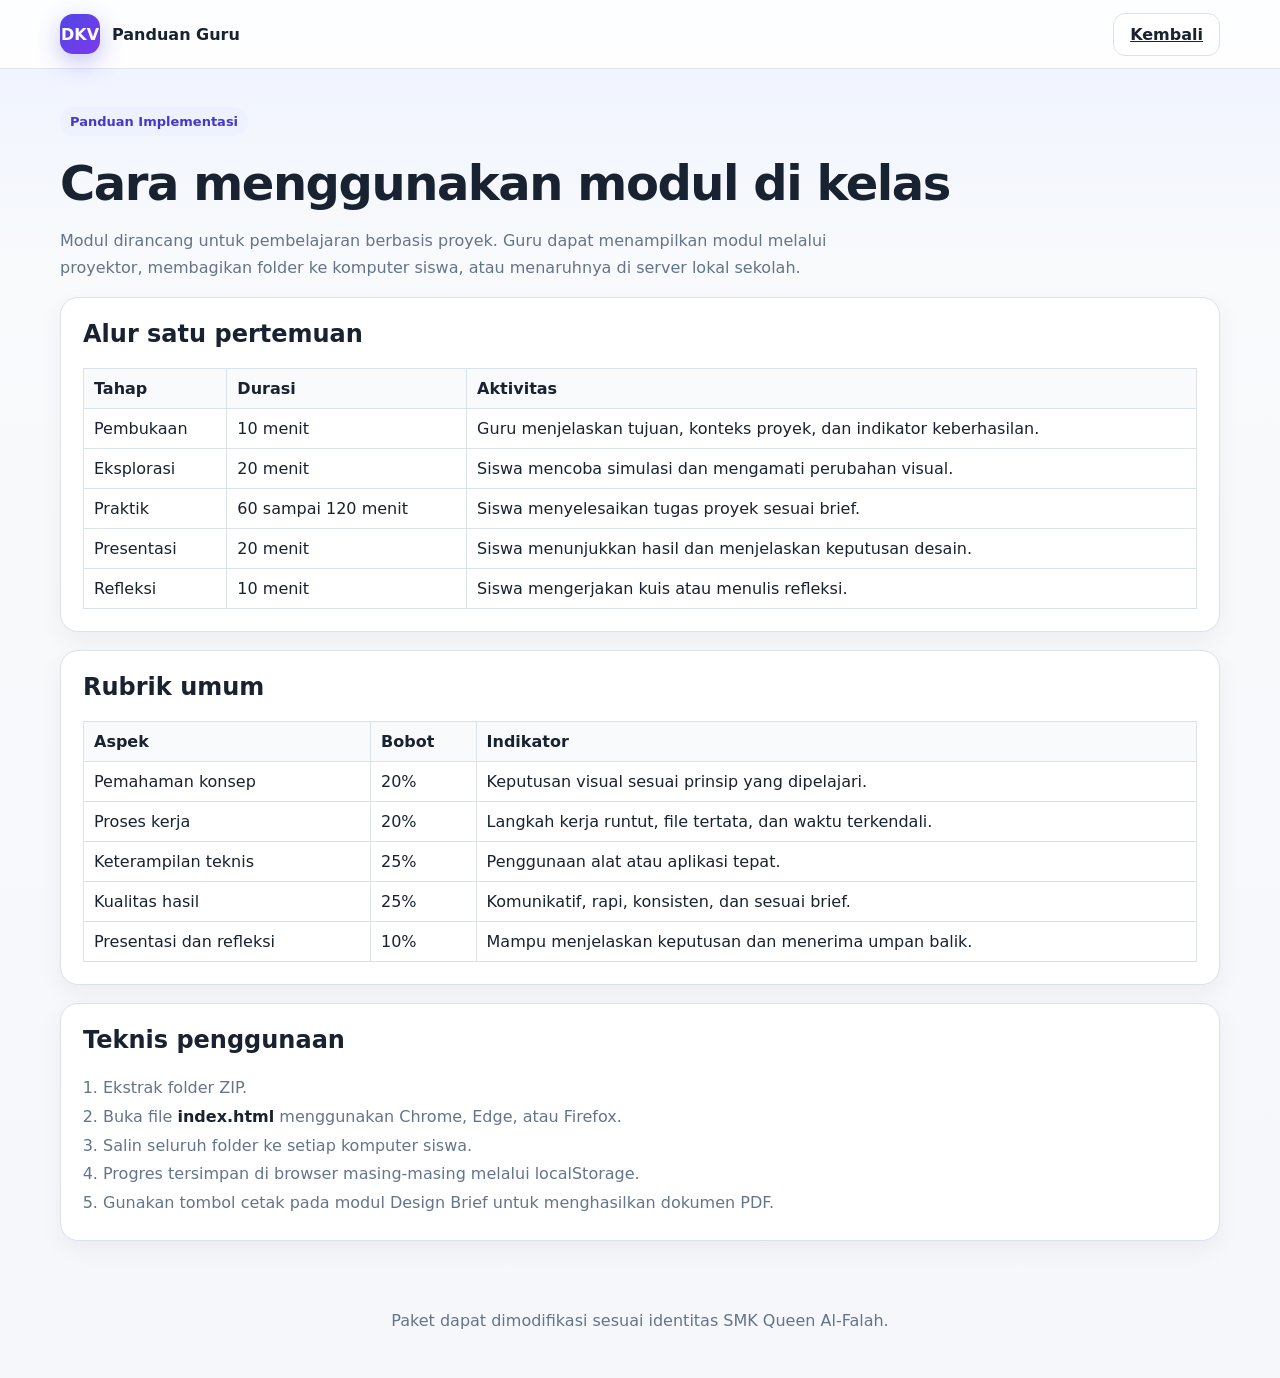
<file: panduan-guru.html>
<!doctype html>
<html lang="id">
<head>
<meta charset="utf-8"><meta name="viewport" content="width=device-width,initial-scale=1">
<title>Panduan Guru</title><link rel="stylesheet" href="styles.css">
</head>
<body>
<header class="topbar"><div class="container topbar-inner">
<a class="brand" href="index.html"><span class="logo">DKV</span><span>Panduan Guru</span></a>
<a class="btn outline" href="index.html">Kembali</a>
</div></header>
<main class="container module-header">
<span class="badge">Panduan Implementasi</span>
<h1>Cara menggunakan modul di kelas</h1>
<p>Modul dirancang untuk pembelajaran berbasis proyek. Guru dapat menampilkan modul melalui proyektor, membagikan folder ke komputer siswa, atau menaruhnya di server lokal sekolah.</p>

<div class="panel">
<h2>Alur satu pertemuan</h2>
<table>
<tr><th>Tahap</th><th>Durasi</th><th>Aktivitas</th></tr>
<tr><td>Pembukaan</td><td>10 menit</td><td>Guru menjelaskan tujuan, konteks proyek, dan indikator keberhasilan.</td></tr>
<tr><td>Eksplorasi</td><td>20 menit</td><td>Siswa mencoba simulasi dan mengamati perubahan visual.</td></tr>
<tr><td>Praktik</td><td>60 sampai 120 menit</td><td>Siswa menyelesaikan tugas proyek sesuai brief.</td></tr>
<tr><td>Presentasi</td><td>20 menit</td><td>Siswa menunjukkan hasil dan menjelaskan keputusan desain.</td></tr>
<tr><td>Refleksi</td><td>10 menit</td><td>Siswa mengerjakan kuis atau menulis refleksi.</td></tr>
</table>
</div>

<div class="panel">
<h2>Rubrik umum</h2>
<table>
<tr><th>Aspek</th><th>Bobot</th><th>Indikator</th></tr>
<tr><td>Pemahaman konsep</td><td>20%</td><td>Keputusan visual sesuai prinsip yang dipelajari.</td></tr>
<tr><td>Proses kerja</td><td>20%</td><td>Langkah kerja runtut, file tertata, dan waktu terkendali.</td></tr>
<tr><td>Keterampilan teknis</td><td>25%</td><td>Penggunaan alat atau aplikasi tepat.</td></tr>
<tr><td>Kualitas hasil</td><td>25%</td><td>Komunikatif, rapi, konsisten, dan sesuai brief.</td></tr>
<tr><td>Presentasi dan refleksi</td><td>10%</td><td>Mampu menjelaskan keputusan dan menerima umpan balik.</td></tr>
</table>
</div>

<div class="panel">
<h2>Teknis penggunaan</h2>
<ol class="list">
<li>Ekstrak folder ZIP.</li>
<li>Buka file <strong>index.html</strong> menggunakan Chrome, Edge, atau Firefox.</li>
<li>Salin seluruh folder ke setiap komputer siswa.</li>
<li>Progres tersimpan di browser masing-masing melalui localStorage.</li>
<li>Gunakan tombol cetak pada modul Design Brief untuk menghasilkan dokumen PDF.</li>
</ol>
</div>
</main>
<footer class="footer"><div class="container">Paket dapat dimodifikasi sesuai identitas SMK Queen Al-Falah.</div></footer>
<script src="common.js"></script>
</body></html>
</file>
<file: styles.css>
:root{
  --bg:#f5f7fb;
  --surface:#ffffff;
  --surface-2:#eef2f7;
  --text:#182230;
  --muted:#64748b;
  --primary:#4f46e5;
  --primary-2:#7c3aed;
  --success:#15803d;
  --warning:#b45309;
  --danger:#b91c1c;
  --border:#dbe2ea;
  --shadow:0 14px 40px rgba(15,23,42,.10);
  --radius:18px;
}
*{box-sizing:border-box}
html{scroll-behavior:smooth}
body{
  margin:0;
  font-family:Inter,ui-sans-serif,system-ui,-apple-system,BlinkMacSystemFont,"Segoe UI",sans-serif;
  background:linear-gradient(180deg,#eef2ff 0,#f8fafc 260px,#f5f7fb 100%);
  color:var(--text);
}
a{color:inherit}
button,input,select,textarea{font:inherit}
button{cursor:pointer}
.container{width:min(1160px,92%);margin:auto}
.topbar{
  position:sticky;top:0;z-index:50;
  backdrop-filter:blur(16px);
  background:rgba(255,255,255,.88);
  border-bottom:1px solid rgba(219,226,234,.85);
}
.topbar-inner{
  min-height:68px;display:flex;align-items:center;justify-content:space-between;gap:16px;
}
.brand{display:flex;align-items:center;gap:12px;text-decoration:none;font-weight:800}
.logo{
  width:40px;height:40px;border-radius:13px;
  display:grid;place-items:center;color:#fff;
  background:linear-gradient(135deg,var(--primary),var(--primary-2));
  box-shadow:0 8px 24px rgba(79,70,229,.32)
}
.nav-actions{display:flex;gap:10px;align-items:center}
.btn{
  border:0;border-radius:12px;padding:11px 16px;font-weight:700;
  background:var(--surface-2);color:var(--text);
}
.btn:hover{transform:translateY(-1px)}
.btn.primary{background:linear-gradient(135deg,var(--primary),var(--primary-2));color:#fff}
.btn.success{background:#dcfce7;color:#166534}
.btn.danger{background:#fee2e2;color:#991b1b}
.btn.outline{background:#fff;border:1px solid var(--border)}
.hero{padding:56px 0 30px}
.hero-grid{display:grid;grid-template-columns:1.25fr .75fr;gap:28px;align-items:center}
.hero h1{font-size:clamp(34px,5vw,64px);line-height:1.02;margin:0 0 18px;letter-spacing:-.04em}
.hero p{font-size:18px;color:var(--muted);line-height:1.7;max-width:760px}
.hero-card{
  background:linear-gradient(135deg,#111827,#312e81);
  color:#fff;border-radius:24px;padding:26px;box-shadow:var(--shadow)
}
.hero-card .big{font-size:54px;font-weight:900}
.section{padding:28px 0 56px}
.section h2{font-size:30px;margin:0 0 8px}
.section-lead{color:var(--muted);margin:0 0 24px;line-height:1.7}
.grid{display:grid;gap:18px}
.grid.cards{grid-template-columns:repeat(3,1fr)}
.card{
  background:var(--surface);border:1px solid var(--border);border-radius:var(--radius);
  padding:22px;box-shadow:0 8px 24px rgba(15,23,42,.05)
}
.card h3{margin:0 0 8px;font-size:20px}
.card p{color:var(--muted);line-height:1.6}
.badge{
  display:inline-flex;align-items:center;gap:6px;
  border-radius:999px;padding:7px 10px;font-size:13px;font-weight:800;
  background:#eef2ff;color:#4338ca;margin-bottom:13px
}
.module-card{display:flex;flex-direction:column;min-height:260px}
.module-card .meta{display:flex;gap:8px;flex-wrap:wrap;margin:12px 0}
.meta span{background:var(--surface-2);padding:6px 9px;border-radius:8px;font-size:12px;font-weight:700}
.module-card .actions{margin-top:auto;display:flex;justify-content:space-between;align-items:center;gap:10px}
.progress{height:9px;background:#e5e7eb;border-radius:99px;overflow:hidden}
.progress span{display:block;height:100%;background:linear-gradient(90deg,var(--primary),var(--primary-2));width:0}
.module-header{padding:38px 0 22px}
.module-header h1{font-size:clamp(30px,4vw,48px);margin:6px 0 12px;letter-spacing:-.03em}
.module-header p{color:var(--muted);line-height:1.7;max-width:850px}
.two-col{display:grid;grid-template-columns:340px 1fr;gap:20px;align-items:start}
.sidebar{position:sticky;top:90px}
.list{margin:0;padding-left:20px;color:var(--muted);line-height:1.8}
.list strong{color:var(--text)}
.panel{
  background:#fff;border:1px solid var(--border);border-radius:var(--radius);padding:22px;margin-bottom:18px;
  box-shadow:0 8px 24px rgba(15,23,42,.05)
}
.panel h2,.panel h3{margin-top:0}
.controls{display:grid;gap:14px}
.control label{display:flex;justify-content:space-between;gap:12px;font-weight:700;margin-bottom:7px}
.control input[type="range"]{width:100%}
.control input[type="text"], .control input[type="number"], .control input[type="color"],
.control select,.control textarea{
  width:100%;padding:11px 12px;border:1px solid var(--border);border-radius:10px;background:#fff;color:var(--text)
}
.control textarea{min-height:110px;resize:vertical}
.inline{display:flex;gap:10px;align-items:center;flex-wrap:wrap}
.workspace{
  min-height:360px;border:1px dashed #a5b4fc;border-radius:16px;
  background:
    linear-gradient(#eef2ff 1px,transparent 1px),
    linear-gradient(90deg,#eef2ff 1px,transparent 1px),
    #fff;
  background-size:24px 24px;
  position:relative;overflow:hidden
}
.notice{padding:14px 16px;border-radius:12px;background:#eff6ff;color:#1e40af;border:1px solid #bfdbfe;line-height:1.6}
.notice.success{background:#f0fdf4;color:#166534;border-color:#bbf7d0}
.notice.warning{background:#fffbeb;color:#92400e;border-color:#fde68a}
.quiz-question{padding:16px 0;border-bottom:1px solid var(--border)}
.quiz-question:last-child{border-bottom:0}
.quiz-question label{display:block;padding:7px 10px;border-radius:8px}
.quiz-question label:hover{background:#f8fafc}
.score-box{font-size:24px;font-weight:900;padding:18px;border-radius:14px;background:#eef2ff;color:#3730a3;text-align:center}
.footer{padding:30px 0 48px;color:var(--muted);text-align:center}
.palette{display:grid;grid-template-columns:repeat(5,1fr);border-radius:16px;overflow:hidden;min-height:180px}
.swatch{display:flex;align-items:flex-end;justify-content:center;padding:12px;color:#fff;font-weight:800;text-shadow:0 1px 4px rgba(0,0,0,.45)}
.preview-card{padding:28px;border-radius:16px;min-height:250px;display:flex;flex-direction:column;justify-content:center}
.preview-card h3{font-size:34px;margin:0 0 10px}
.preview-card p{font-size:17px;line-height:1.7}
.type-preview{padding:28px;border:1px solid var(--border);border-radius:16px;background:#fff}
.type-preview h1,.type-preview h2,.type-preview p{margin-top:0}
.exposure-preview{
  min-height:360px;border-radius:18px;overflow:hidden;position:relative;
  display:grid;place-items:center;background:linear-gradient(#60a5fa 0 56%,#65a30d 56%);
}
.exposure-sun{position:absolute;right:10%;top:10%;width:80px;height:80px;border-radius:50%;background:#fde047;box-shadow:0 0 50px #fde047}
.exposure-subject{
  width:120px;height:180px;border-radius:70px 70px 22px 22px;background:#111827;position:relative;
  transition:filter .25s,opacity .25s,transform .25s;
}
.exposure-subject:before{content:"";position:absolute;left:27px;top:-58px;width:66px;height:66px;border-radius:50%;background:#f5c2a4}
.exposure-readout{display:grid;grid-template-columns:repeat(3,1fr);gap:10px;margin-top:12px}
.exposure-readout div{background:var(--surface-2);padding:12px;border-radius:10px;text-align:center;font-weight:800}
.brief-output{white-space:pre-wrap;padding:18px;background:#0f172a;color:#e2e8f0;border-radius:14px;min-height:240px;line-height:1.65}
.drag-item{
  position:absolute;padding:14px 18px;border-radius:12px;user-select:none;touch-action:none;cursor:grab;
  box-shadow:0 8px 20px rgba(15,23,42,.16);font-weight:800
}
.drag-item:active{cursor:grabbing}
.grid-toggle{position:absolute;inset:0;pointer-events:none;display:none;
  background:
    linear-gradient(rgba(79,70,229,.25) 1px,transparent 1px),
    linear-gradient(90deg,rgba(79,70,229,.25) 1px,transparent 1px);
  background-size:calc(100% / 12) 100%,calc(100% / 12) 100%;
}
.checklist label{display:flex;gap:10px;align-items:flex-start;margin:10px 0;color:var(--muted)}
table{width:100%;border-collapse:collapse}
th,td{border:1px solid var(--border);padding:10px;text-align:left}
th{background:#f8fafc}
@media (max-width:900px){
  .hero-grid,.two-col{grid-template-columns:1fr}
  .grid.cards{grid-template-columns:1fr 1fr}
  .sidebar{position:static}
}
@media (max-width:620px){
  .grid.cards{grid-template-columns:1fr}
  .topbar-inner{align-items:flex-start;padding:12px 0}
  .nav-actions{display:none}
  .palette{grid-template-columns:1fr}
  .swatch{min-height:76px}
  .exposure-readout{grid-template-columns:1fr}
}
@media print{
  .topbar,.nav-actions,.btn,.footer,.sidebar{display:none!important}
  body{background:#fff}
  .two-col{display:block}
  .panel{box-shadow:none}
}
</file>
